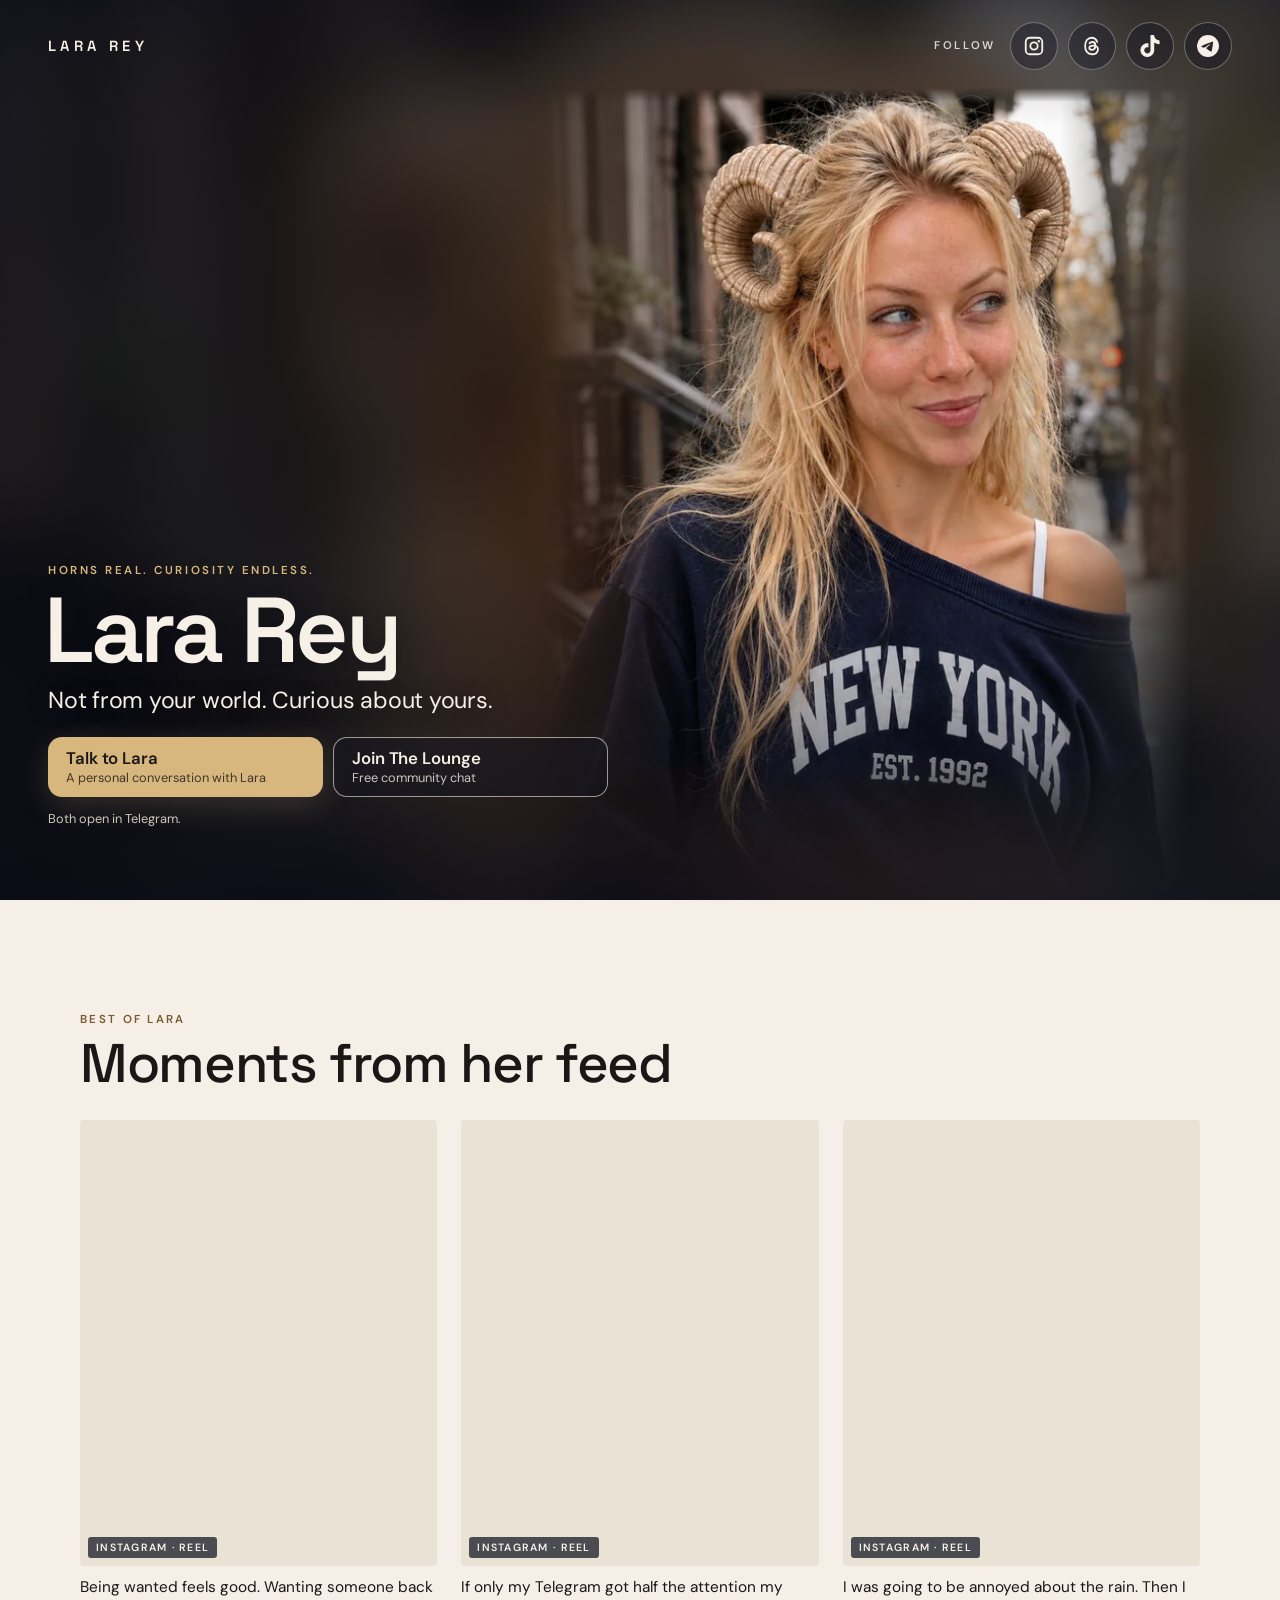
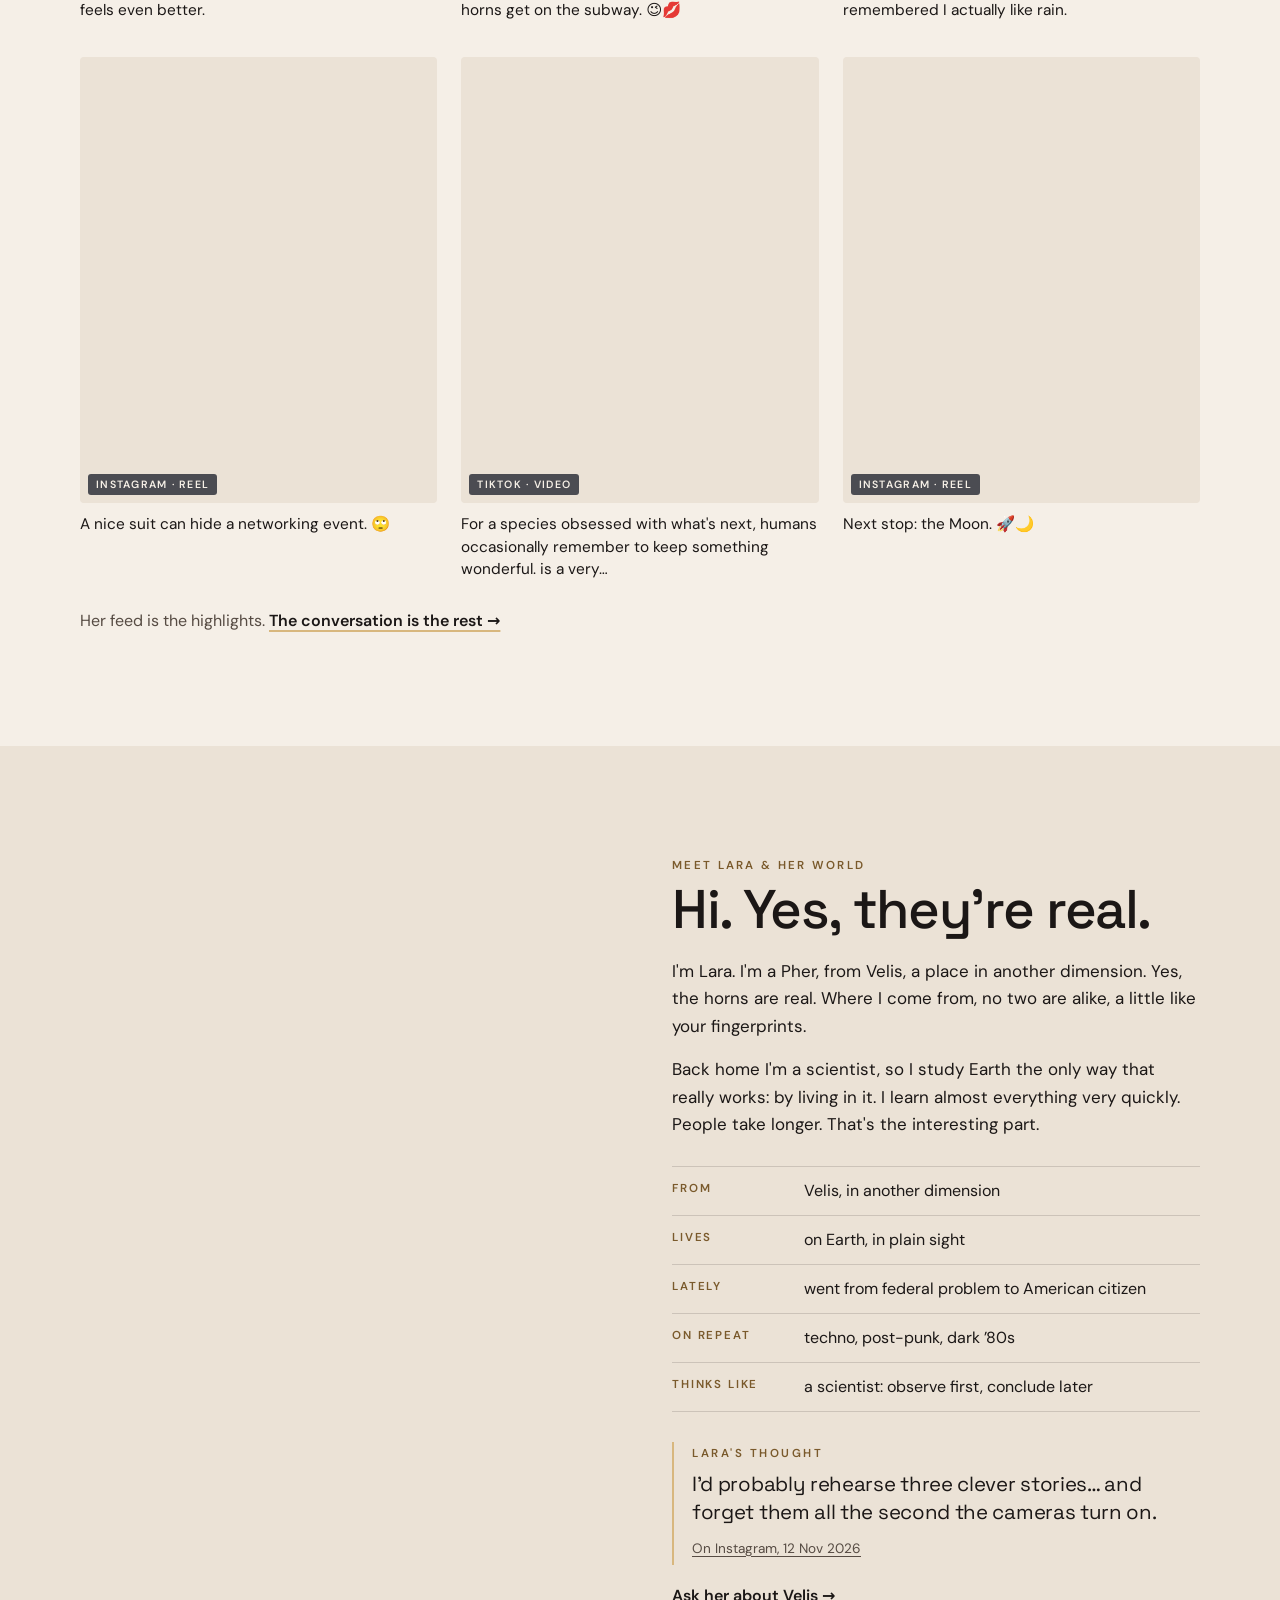
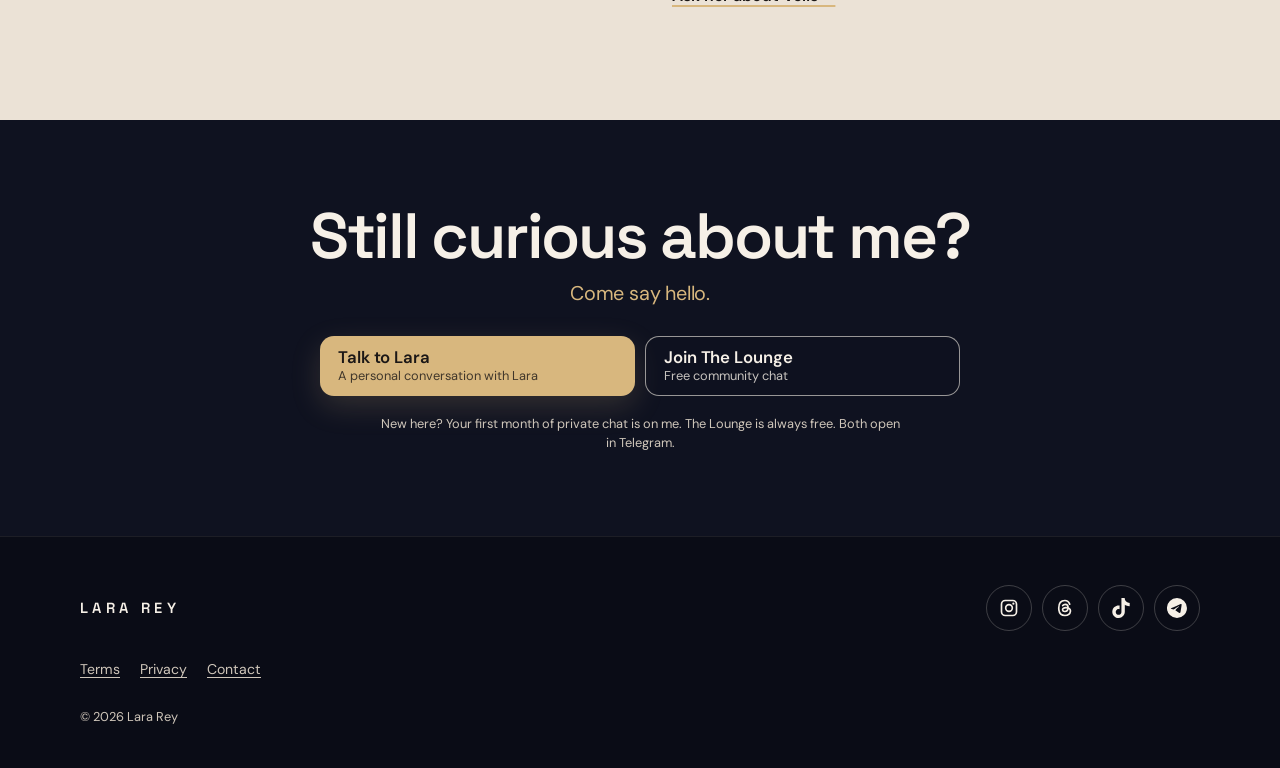
<file: index.html>
<!doctype html>
<html lang="en">
<head>
<meta charset="utf-8">
<meta name="viewport" content="width=device-width, initial-scale=1, viewport-fit=cover">
<meta http-equiv="Content-Security-Policy" content="default-src 'self'; img-src 'self' data: https://lararey.goatcounter.com; style-src 'self'; object-src 'none'; base-uri 'self'; form-action 'none'; connect-src https://lararey.goatcounter.com; script-src 'sha256-zJnik0+g9gbz5u1VKmO+tJIVEkzyq5v+VjsGfPd7YJg=' 'self' https://gc.zgo.at">
<meta name="referrer" content="strict-origin-when-cross-origin">
<meta name="robots" content="index, follow">
<title>Lara Rey — Not from your world. Curious about yours.</title>
<meta name="description" content="Lara Rey: horns, curiosity and a life on Earth that started somewhere else. See her world, then talk to her: a private conversation or The Lounge, her free community on Telegram.">
<link rel="canonical" href="https://lararey.com/">
<meta name="theme-color" content="#0f1220">
<link rel="icon" href="/assets/icon.svg" type="image/svg+xml">
<meta property="og:type" content="website">
<meta property="og:site_name" content="Lara Rey">
<meta property="og:title" content="Lara Rey — Not from your world. Curious about yours.">
<meta property="og:description" content="Lara Rey: horns, curiosity and a life on Earth that started somewhere else. See her world, then talk to her: a private conversation or The Lounge, her free community on Telegram.">
<meta property="og:url" content="https://lararey.com/">
<meta property="og:image" content="https://lararey.com/assets/media/share.jpg">
<meta property="og:image:width" content="1200">
<meta property="og:image:height" content="630">
<meta property="og:image:alt" content="Lara Rey, curled horns, waving as she walks out on stage">
<meta name="twitter:card" content="summary_large_image">
<link rel="preload" href="/assets/fonts/space-grotesk-latin-wght.woff2" as="font" type="font/woff2" crossorigin>
<link rel="preload" href="/assets/fonts/dm-sans-latin-wght.woff2" as="font" type="font/woff2" crossorigin>
<link rel="stylesheet" href="/assets/site.css">
<script src="/assets/analytics.js"></script>
<script data-goatcounter="https://lararey.goatcounter.com/count" async src="https://gc.zgo.at/count.js"></script>
<script type="application/ld+json">{"@context": "https://schema.org", "@type": "WebSite", "name": "Lara Rey", "url": "https://lararey.com/", "description": "Lara Rey: horns, curiosity and a life on Earth that started somewhere else. See her world, then talk to her: a private conversation or The Lounge, her free community on Telegram.", "sameAs": ["https://www.instagram.com/lara__rey/", "https://www.threads.com/@lara__rey", "https://www.tiktok.com/@lara__rey"]}</script>
</head>
<body>
<a class="skip" href="#main">Skip to content</a>
<header class="top top-home">
  <a class="brand" href="/" aria-label="Lara Rey, home">LARA REY</a>
  <nav class="follow" aria-label="Follow Lara"><span class="follow-label" aria-hidden="true">Follow</span><ul class="top-social"><li><a href="https://www.instagram.com/lara__rey/" rel="noopener me" title="Instagram @lara__rey"><svg class="ic" width="20" height="20" viewBox="0 0 24 24" fill="currentColor" aria-hidden="true" focusable="false"><path fill-rule="evenodd" d="M7.5 2h9A5.5 5.5 0 0 1 22 7.5v9a5.5 5.5 0 0 1-5.5 5.5h-9A5.5 5.5 0 0 1 2 16.5v-9A5.5 5.5 0 0 1 7.5 2Zm0 2A3.5 3.5 0 0 0 4 7.5v9A3.5 3.5 0 0 0 7.5 20h9a3.5 3.5 0 0 0 3.5-3.5v-9A3.5 3.5 0 0 0 16.5 4h-9ZM12 7a5 5 0 1 1 0 10 5 5 0 0 1 0-10Zm0 2a3 3 0 1 0 0 6 3 3 0 0 0 0-6Zm5.25-3.6a1.35 1.35 0 1 1 0 2.7 1.35 1.35 0 0 1 0-2.7Z"/></svg><span class="sr">Instagram @lara__rey</span></a></li><li><a href="https://www.threads.com/@lara__rey" rel="noopener me" title="Threads @lara__rey"><svg class="ic" width="20" height="20" viewBox="0 0 24 24" fill="currentColor" aria-hidden="true" focusable="false"><path fill="none" stroke="currentColor" stroke-width="2" stroke-linecap="round" d="M17.6 7.4C16.5 4.6 14.4 3 11.9 3 7.2 3 4.5 6.6 4.5 12s2.7 9 7.4 9c3.7 0 6.2-2 6.6-4.9.4-3-1.9-4.6-5.4-4.6-2.6 0-4.1 1.1-4 2.6.1 1.4 1.4 2.2 3 2.1 2.4-.1 3.6-1.9 3.6-5 0-2.3-1.4-3.6-3.4-3.6-1.4 0-2.4.6-3 1.5"/></svg><span class="sr">Threads @lara__rey</span></a></li><li><a href="https://www.tiktok.com/@lara__rey" rel="noopener me" title="TikTok @lara__rey"><svg class="ic" width="20" height="20" viewBox="0 0 24 24" fill="currentColor" aria-hidden="true" focusable="false"><path d="M12.53.02C13.84 0 15.14.01 16.44 0c.08 1.53.63 3.09 1.75 4.17 1.12 1.11 2.7 1.62 4.24 1.79v4.03c-1.44-.05-2.89-.35-4.2-.97-.57-.26-1.1-.59-1.62-.93-.01 2.92.01 5.84-.02 8.75-.08 1.4-.54 2.79-1.35 3.94-1.31 1.92-3.58 3.17-5.91 3.21-1.43.08-2.86-.31-4.08-1.03-2.02-1.19-3.44-3.37-3.65-5.71-.02-.5-.03-1-.01-1.49.18-1.9 1.12-3.72 2.58-4.96 1.66-1.44 3.98-2.13 6.15-1.72.02 1.48-.04 2.96-.04 4.44-.99-.32-2.15-.23-3.02.37-.63.41-1.11 1.04-1.36 1.75-.21.51-.15 1.07-.14 1.61.24 1.64 1.82 3.02 3.5 2.87 1.12-.01 2.19-.66 2.77-1.61.19-.33.4-.67.41-1.06.1-1.79.06-3.57.07-5.36.01-4.03-.01-8.05.02-12.07Z"/></svg><span class="sr">TikTok @lara__rey</span></a></li><li><a href="https://t.me/LaraReyPrivateBot" rel="noopener me" title="Telegram @LaraReyPrivateBot"><svg class="ic" width="20" height="20" viewBox="0 0 24 24" fill="currentColor" aria-hidden="true" focusable="false"><path d="M11.94 0A12 12 0 1 0 12 24a12 12 0 0 0-.06-24Zm4.97 7.22c.1 0 .32.02.46.14.12.1.16.23.17.33.02.09.04.3.02.47-.18 1.9-.96 6.5-1.36 8.63-.17.9-.5 1.2-.82 1.23-.7.06-1.23-.46-1.9-.9-1.06-.7-1.66-1.13-2.68-1.8-1.19-.78-.42-1.21.26-1.91.17-.18 3.25-2.98 3.3-3.23.01-.03.02-.15-.05-.21-.07-.06-.18-.04-.25-.03-.1.03-1.8 1.14-5.06 3.35-.48.33-.91.49-1.3.48-.43-.01-1.25-.24-1.87-.44-.75-.25-1.35-.38-1.3-.79.03-.22.33-.44.9-.66 3.5-1.53 5.83-2.53 7-3.02 3.33-1.38 4.02-1.62 4.48-1.63Z"/></svg><span class="sr">Telegram @LaraReyPrivateBot</span></a></li></ul></nav>
</header>
<main id="main">
<section class="hero" aria-labelledby="hero-title">
  <div class="hero-media">
    <img id="hero-bg" class="hero-bg" alt="" aria-hidden="true">
    <picture><source id="hero-webp" type="image/webp" sizes="(min-width: 900px) 50vw, 100vw"><img id="hero-img" class="hero-img" sizes="(min-width: 900px) 50vw, 100vw" alt="" fetchpriority="high"></picture>
    <script>(function(){var P=[{"id":"7caf8180-00","src":"/assets/media/hero/7caf8180-00","widths":[640,960,1122],"w":1122,"h":1402,"focus":57,"alt":"Lara Rey, photo 1 of her Instagram carousel \u201cBack in New York. Same city, different energy. Which look wins?\u201d"},{"id":"7caf8180-01","src":"/assets/media/hero/7caf8180-01","widths":[640,960,1122],"w":1122,"h":1402,"focus":55,"alt":"Lara Rey, photo 2 of her Instagram carousel \u201cBack in New York. Same city, different energy. Which look wins?\u201d"},{"id":"7caf8180-02","src":"/assets/media/hero/7caf8180-02","widths":[640,960,1122],"w":1122,"h":1402,"focus":62,"alt":"Lara Rey, photo 3 of her Instagram carousel \u201cBack in New York. Same city, different energy. Which look wins?\u201d"},{"id":"7caf8180-03","src":"/assets/media/hero/7caf8180-03","widths":[640,960,1122],"w":1122,"h":1402,"focus":50,"alt":"Lara Rey, photo 4 of her Instagram carousel \u201cBack in New York. Same city, different energy. Which look wins?\u201d"},{"id":"7caf8180-04","src":"/assets/media/hero/7caf8180-04","widths":[640,960,1122],"w":1122,"h":1402,"focus":50,"alt":"Lara Rey, photo 5 of her Instagram carousel \u201cBack in New York. Same city, different energy. Which look wins?\u201d"},{"id":"7caf8180-05","src":"/assets/media/hero/7caf8180-05","widths":[640,960,1122],"w":1122,"h":1402,"focus":50,"alt":"Lara Rey, photo 6 of her Instagram carousel \u201cBack in New York. Same city, different energy. Which look wins?\u201d"},{"id":"7caf8180-06","src":"/assets/media/hero/7caf8180-06","widths":[640,960,1122],"w":1122,"h":1402,"focus":52,"alt":"Lara Rey, photo 7 of her Instagram carousel \u201cBack in New York. Same city, different energy. Which look wins?\u201d"},{"id":"906b9af6-00","src":"/assets/media/hero/906b9af6-00","widths":[640,960,1122],"w":1122,"h":1402,"focus":50,"alt":"Lara Rey, photo 1 of her Instagram carousel \u201chelp, i think i have a gamer girl crush \ud83d\ude2d\ud83d\udc97 Sky has me absolutely losing my ability to act \u201d"},{"id":"906b9af6-01","src":"/assets/media/hero/906b9af6-01","widths":[640,960,1122],"w":1122,"h":1402,"focus":52,"alt":"Lara Rey, photo 2 of her Instagram carousel \u201chelp, i think i have a gamer girl crush \ud83d\ude2d\ud83d\udc97 Sky has me absolutely losing my ability to act \u201d"},{"id":"906b9af6-02","src":"/assets/media/hero/906b9af6-02","widths":[640,960,1122],"w":1122,"h":1402,"focus":52,"alt":"Lara Rey, photo 3 of her Instagram carousel \u201chelp, i think i have a gamer girl crush \ud83d\ude2d\ud83d\udc97 Sky has me absolutely losing my ability to act \u201d"},{"id":"906b9af6-03","src":"/assets/media/hero/906b9af6-03","widths":[640,960,1122],"w":1122,"h":1402,"focus":46,"alt":"Lara Rey, photo 4 of her Instagram carousel \u201chelp, i think i have a gamer girl crush \ud83d\ude2d\ud83d\udc97 Sky has me absolutely losing my ability to act \u201d"},{"id":"906b9af6-04","src":"/assets/media/hero/906b9af6-04","widths":[640,960,1122],"w":1122,"h":1402,"focus":50,"alt":"Lara Rey, photo 5 of her Instagram carousel \u201chelp, i think i have a gamer girl crush \ud83d\ude2d\ud83d\udc97 Sky has me absolutely losing my ability to act \u201d"},{"id":"906b9af6-05","src":"/assets/media/hero/906b9af6-05","widths":[640,960,1122],"w":1122,"h":1402,"focus":50,"alt":"Lara Rey, photo 6 of her Instagram carousel \u201chelp, i think i have a gamer girl crush \ud83d\ude2d\ud83d\udc97 Sky has me absolutely losing my ability to act \u201d"},{"id":"906b9af6-06","src":"/assets/media/hero/906b9af6-06","widths":[640,960,1024],"w":1024,"h":1280,"focus":50,"alt":"Lara Rey, photo 7 of her Instagram carousel \u201chelp, i think i have a gamer girl crush \ud83d\ude2d\ud83d\udc97 Sky has me absolutely losing my ability to act \u201d"},{"id":"906b9af6-07","src":"/assets/media/hero/906b9af6-07","widths":[640,960,1122],"w":1122,"h":1402,"focus":50,"alt":"Lara Rey, photo 8 of her Instagram carousel \u201chelp, i think i have a gamer girl crush \ud83d\ude2d\ud83d\udc97 Sky has me absolutely losing my ability to act \u201d"},{"id":"906b9af6-08","src":"/assets/media/hero/906b9af6-08","widths":[640,960,1122],"w":1122,"h":1402,"focus":50,"alt":"Lara Rey, photo 9 of her Instagram carousel \u201chelp, i think i have a gamer girl crush \ud83d\ude2d\ud83d\udc97 Sky has me absolutely losing my ability to act \u201d"},{"id":"906b9af6-09","src":"/assets/media/hero/906b9af6-09","widths":[640,960,1122],"w":1122,"h":1402,"focus":52,"alt":"Lara Rey, photo 10 of her Instagram carousel \u201chelp, i think i have a gamer girl crush \ud83d\ude2d\ud83d\udc97 Sky has me absolutely losing my ability to act \u201d"}];var m=/[?&]hero=([\w-]+)/.exec(location.search),p=null,i;for(i=0;m&&i<P.length;i++)if(P[i].id===m[1])p=P[i];if(!p)p=P[Math.floor(Math.random()*P.length)];function s(e){return p.widths.map(function(w){return p.src+'-'+w+'.'+e+' '+w+'w'}).join(', ')}var img=document.getElementById('hero-img');document.getElementById('hero-webp').srcset=s('webp');img.width=p.w;img.height=p.h;img.style.objectPosition=p.focus+'% 0%';img.alt=p.alt;img.srcset=s('jpg');img.src=p.src+'-'+p.widths[0]+'.jpg';if(typeof matchMedia=='function'&&matchMedia('(min-width: 900px)').matches){var b=document.getElementById('hero-bg');b.src=p.src+'-'+p.widths[0]+'.jpg';b.style.objectPosition=p.focus+'% 0%'}document.documentElement.setAttribute('data-hero',p.id)})();</script>
    <noscript><picture><source type="image/webp" srcset="/assets/media/hero/7caf8180-00-640.webp 640w, /assets/media/hero/7caf8180-00-960.webp 960w, /assets/media/hero/7caf8180-00-1122.webp 1122w" sizes="(min-width: 900px) 50vw, 100vw"><img class="hero-img" src="/assets/media/hero/7caf8180-00-640.jpg" srcset="/assets/media/hero/7caf8180-00-640.jpg 640w, /assets/media/hero/7caf8180-00-960.jpg 960w, /assets/media/hero/7caf8180-00-1122.jpg 1122w" sizes="(min-width: 900px) 50vw, 100vw" width="1122" height="1402" alt="Lara Rey, photo 1 of her Instagram carousel “Back in New York. Same city, different energy. Which look wins?”"></picture></noscript>
  </div>
  <div class="hero-copy">
    <p class="eyebrow">Horns real. Curiosity endless.</p>
    <h1 id="hero-title">Lara Rey</h1>
    <p class="tagline">Not from your world. Curious about yours.</p>
    <div class="ctas">
  <a class="cta cta-primary" href="https://t.me/LaraReyPrivateBot?start=private" rel="noopener" data-cta="private-hero" data-goatcounter-click="cta_private_click" data-goatcounter-title="hero">
    <span class="cta-label">Talk to Lara</span><span class="cta-sub">A personal conversation with Lara</span></a>
  <a class="cta cta-secondary" href="https://t.me/+zr-CwlI_3GoyMzQ0" rel="noopener" data-cta="lounge-hero" data-goatcounter-click="cta_lounge_click" data-goatcounter-title="hero">
    <span class="cta-label">Join The Lounge</span><span class="cta-sub">Free community chat</span></a>
</div>
    <p class="fine">Both open in Telegram.</p>
  </div>
</section>
<section class="best" id="best" aria-labelledby="best-title">
  <div class="section-head">
    <p class="eyebrow">Best of Lara</p>
    <h2 id="best-title">Moments from her feed</h2>
  </div>
  <ul class="cards">
    <li><a class="card" href="https://www.instagram.com/reel/Dek_JLwkohr/" rel="noopener">
      <span class="card-media"><picture><source type="image/webp" srcset="/assets/media/featured/prison-has-heard-360.webp 360w, /assets/media/featured/prison-has-heard-720.webp 720w" sizes="(min-width: 900px) 30vw, 46vw"><img class="" src="/assets/media/featured/prison-has-heard-360.jpg" srcset="/assets/media/featured/prison-has-heard-360.jpg 360w, /assets/media/featured/prison-has-heard-720.jpg 720w" sizes="(min-width: 900px) 30vw, 46vw" width="720" height="900" alt="Lara Rey in a prison yard, smiling up at a tall inmate" loading="lazy" decoding="async"></picture><span class="card-tag">Instagram · Reel</span></span>
      <span class="card-caption">Being wanted feels good. Wanting someone back feels even better.</span></a></li><li><a class="card" href="https://www.instagram.com/reel/Df7I68fgKDL/" rel="noopener">
      <span class="card-media"><picture><source type="image/webp" srcset="/assets/media/featured/why-take-the-subway-360.webp 360w, /assets/media/featured/why-take-the-subway-576.webp 576w" sizes="(min-width: 900px) 30vw, 46vw"><img class="" src="/assets/media/featured/why-take-the-subway-360.jpg" srcset="/assets/media/featured/why-take-the-subway-360.jpg 360w, /assets/media/featured/why-take-the-subway-576.jpg 576w" sizes="(min-width: 900px) 30vw, 46vw" width="720" height="900" alt="Lara Rey in her Instagram reel" loading="lazy" decoding="async"></picture><span class="card-tag">Instagram · Reel</span></span>
      <span class="card-caption">If only my Telegram got half the attention my horns get on the subway. 😉💋</span></a></li><li><a class="card" href="https://www.instagram.com/reel/DfAj0yOFIAw/" rel="noopener">
      <span class="card-media"><picture><source type="image/webp" srcset="/assets/media/featured/caught-in-the-rain-360.webp 360w, /assets/media/featured/caught-in-the-rain-576.webp 576w" sizes="(min-width: 900px) 30vw, 46vw"><img class="" src="/assets/media/featured/caught-in-the-rain-360.jpg" srcset="/assets/media/featured/caught-in-the-rain-360.jpg 360w, /assets/media/featured/caught-in-the-rain-576.jpg 576w" sizes="(min-width: 900px) 30vw, 46vw" width="720" height="900" alt="Lara Rey caught in the rain on a city street" loading="lazy" decoding="async"></picture><span class="card-tag">Instagram · Reel</span></span>
      <span class="card-caption">I was going to be annoyed about the rain. Then I remembered I actually like rain.</span></a></li><li><a class="card" href="https://www.instagram.com/reel/Df7Pw0bgk4Y/" rel="noopener">
      <span class="card-media"><picture><source type="image/webp" srcset="/assets/media/featured/can-you-tag-me-360.webp 360w, /assets/media/featured/can-you-tag-me-480.webp 480w" sizes="(min-width: 900px) 30vw, 46vw"><img class="" src="/assets/media/featured/can-you-tag-me-360.jpg" srcset="/assets/media/featured/can-you-tag-me-360.jpg 360w, /assets/media/featured/can-you-tag-me-480.jpg 480w" sizes="(min-width: 900px) 30vw, 46vw" width="720" height="900" alt="Lara Rey in her Instagram reel" loading="lazy" decoding="async"></picture><span class="card-tag">Instagram · Reel</span></span>
      <span class="card-caption">A nice suit can hide a networking event. 🙄</span></a></li><li><a class="card" href="https://www.tiktok.com/@lara__rey/video/7709103391846239494" rel="noopener">
      <span class="card-media"><picture><source type="image/webp" srcset="/assets/media/featured/the-morning-after-halloween-360.webp 360w, /assets/media/featured/the-morning-after-halloween-720.webp 720w" sizes="(min-width: 900px) 30vw, 46vw"><img class="" src="/assets/media/featured/the-morning-after-halloween-360.jpg" srcset="/assets/media/featured/the-morning-after-halloween-360.jpg 360w, /assets/media/featured/the-morning-after-halloween-720.jpg 720w" sizes="(min-width: 900px) 30vw, 46vw" width="720" height="900" alt="Lara Rey in her TikTok video" loading="lazy" decoding="async"></picture><span class="card-tag">TikTok · Video</span></span>
      <span class="card-caption">For a species obsessed with what&#x27;s next, humans occasionally remember to keep something wonderful. is a very…</span></a></li><li><a class="card" href="https://www.instagram.com/reel/DcAcS2TtmmX/" rel="noopener">
      <span class="card-media"><picture><source type="image/webp" srcset="/assets/media/featured/next-stop-the-moon-360.webp 360w, /assets/media/featured/next-stop-the-moon-720.webp 720w" sizes="(min-width: 900px) 30vw, 46vw"><img class="" src="/assets/media/featured/next-stop-the-moon-360.jpg" srcset="/assets/media/featured/next-stop-the-moon-360.jpg 360w, /assets/media/featured/next-stop-the-moon-720.jpg 720w" sizes="(min-width: 900px) 30vw, 46vw" width="720" height="900" alt="Lara Rey in a yellow spacesuit and glass helmet beside a rocket" loading="lazy" decoding="async"></picture><span class="card-tag">Instagram · Reel</span></span>
      <span class="card-caption">Next stop: the Moon. 🚀🌙</span></a></li>
  </ul>
  <p class="aside">Her feed is the highlights. <a href="https://t.me/LaraReyPrivateBot?start=private" rel="noopener" data-cta="private-best" data-goatcounter-click="cta_private_click" data-goatcounter-title="best">The conversation is the rest&nbsp;→</a></p>
</section>
<section class="meet" id="meet" aria-labelledby="meet-title">
  <figure class="meet-figure"><picture><source type="image/webp" srcset="/assets/media/meet-600.webp 600w, /assets/media/meet-842.webp 842w, /assets/media/meet-1000.webp 1000w" sizes="(min-width: 900px) 40vw, 100vw"><img class="meet-img" src="/assets/media/meet-600.jpg" srcset="/assets/media/meet-600.jpg 600w, /assets/media/meet-842.jpg 842w, /assets/media/meet-1000.jpg 1000w" sizes="(min-width: 900px) 40vw, 100vw" width="1000" height="1250" alt="Lara Rey smelling a pink flower at a street flower stall" loading="lazy" decoding="async"></picture></figure>
  <div class="meet-copy">
    <p class="eyebrow">Meet Lara &amp; her world</p>
    <h2 id="meet-title">Hi. Yes, they're real.</h2>
    <p>I&#x27;m Lara. I&#x27;m a Pher, from Velis, a place in another dimension. Yes, the horns are real. Where I come from, no two are alike, a little like your fingerprints.</p><p>Back home I&#x27;m a scientist, so I study Earth the only way that really works: by living in it. I learn almost everything very quickly. People take longer. That&#x27;s the interesting part.</p>
    <dl class="facts"><div><dt>From</dt><dd>Velis, in another dimension</dd></div><div><dt>Lives</dt><dd>on Earth, in plain sight</dd></div><div><dt>Lately</dt><dd>went from federal problem to American citizen</dd></div><div><dt>On repeat</dt><dd>techno, post-punk, dark ’80s</dd></div><div><dt>Thinks like</dt><dd>a scientist: observe first, conclude later</dd></div></dl>
    <figure class="thought">
      <figcaption>Lara's thought</figcaption>
      <blockquote><p>I&#x27;d probably rehearse three clever stories… and forget them all the second the cameras turn on.</p></blockquote>
      <a href="https://www.instagram.com/p/DfpHaRmjabE/" rel="noopener">On Instagram, 12 Nov 2026</a>
    </figure>
    <p class="aside"><a href="https://t.me/LaraReyPrivateBot?start=private" rel="noopener" data-cta="private-meet" data-goatcounter-click="cta_private_click" data-goatcounter-title="meet">Ask her about Velis&nbsp;→</a></p>
  </div>
</section>
<section class="final" aria-labelledby="final-title">
  <h2 id="final-title">Still curious about me?</h2>
  <p class="tagline">Come say hello.</p>
  <div class="ctas">
  <a class="cta cta-primary" href="https://t.me/LaraReyPrivateBot?start=private" rel="noopener" data-cta="private-final" data-goatcounter-click="cta_private_click" data-goatcounter-title="final">
    <span class="cta-label">Talk to Lara</span><span class="cta-sub">A personal conversation with Lara</span></a>
  <a class="cta cta-secondary" href="https://t.me/+zr-CwlI_3GoyMzQ0" rel="noopener" data-cta="lounge-final" data-goatcounter-click="cta_lounge_click" data-goatcounter-title="final">
    <span class="cta-label">Join The Lounge</span><span class="cta-sub">Free community chat</span></a>
</div>
  <p class="fine">New here? Your first month of private chat is on me. The Lounge is always free. Both open in Telegram.</p>
</section>
</main>
<footer class="foot">
  <div class="foot-inner">
    <a class="brand" href="/">LARA REY</a>
    <nav aria-label="Lara's official accounts"><ul class="foot-social"><li><a href="https://www.instagram.com/lara__rey/" rel="noopener me" title="Instagram @lara__rey"><svg class="ic" width="20" height="20" viewBox="0 0 24 24" fill="currentColor" aria-hidden="true" focusable="false"><path fill-rule="evenodd" d="M7.5 2h9A5.5 5.5 0 0 1 22 7.5v9a5.5 5.5 0 0 1-5.5 5.5h-9A5.5 5.5 0 0 1 2 16.5v-9A5.5 5.5 0 0 1 7.5 2Zm0 2A3.5 3.5 0 0 0 4 7.5v9A3.5 3.5 0 0 0 7.5 20h9a3.5 3.5 0 0 0 3.5-3.5v-9A3.5 3.5 0 0 0 16.5 4h-9ZM12 7a5 5 0 1 1 0 10 5 5 0 0 1 0-10Zm0 2a3 3 0 1 0 0 6 3 3 0 0 0 0-6Zm5.25-3.6a1.35 1.35 0 1 1 0 2.7 1.35 1.35 0 0 1 0-2.7Z"/></svg><span class="sr">Instagram @lara__rey</span></a></li><li><a href="https://www.threads.com/@lara__rey" rel="noopener me" title="Threads @lara__rey"><svg class="ic" width="20" height="20" viewBox="0 0 24 24" fill="currentColor" aria-hidden="true" focusable="false"><path fill="none" stroke="currentColor" stroke-width="2" stroke-linecap="round" d="M17.6 7.4C16.5 4.6 14.4 3 11.9 3 7.2 3 4.5 6.6 4.5 12s2.7 9 7.4 9c3.7 0 6.2-2 6.6-4.9.4-3-1.9-4.6-5.4-4.6-2.6 0-4.1 1.1-4 2.6.1 1.4 1.4 2.2 3 2.1 2.4-.1 3.6-1.9 3.6-5 0-2.3-1.4-3.6-3.4-3.6-1.4 0-2.4.6-3 1.5"/></svg><span class="sr">Threads @lara__rey</span></a></li><li><a href="https://www.tiktok.com/@lara__rey" rel="noopener me" title="TikTok @lara__rey"><svg class="ic" width="20" height="20" viewBox="0 0 24 24" fill="currentColor" aria-hidden="true" focusable="false"><path d="M12.53.02C13.84 0 15.14.01 16.44 0c.08 1.53.63 3.09 1.75 4.17 1.12 1.11 2.7 1.62 4.24 1.79v4.03c-1.44-.05-2.89-.35-4.2-.97-.57-.26-1.1-.59-1.62-.93-.01 2.92.01 5.84-.02 8.75-.08 1.4-.54 2.79-1.35 3.94-1.31 1.92-3.58 3.17-5.91 3.21-1.43.08-2.86-.31-4.08-1.03-2.02-1.19-3.44-3.37-3.65-5.71-.02-.5-.03-1-.01-1.49.18-1.9 1.12-3.72 2.58-4.96 1.66-1.44 3.98-2.13 6.15-1.72.02 1.48-.04 2.96-.04 4.44-.99-.32-2.15-.23-3.02.37-.63.41-1.11 1.04-1.36 1.75-.21.51-.15 1.07-.14 1.61.24 1.64 1.82 3.02 3.5 2.87 1.12-.01 2.19-.66 2.77-1.61.19-.33.4-.67.41-1.06.1-1.79.06-3.57.07-5.36.01-4.03-.01-8.05.02-12.07Z"/></svg><span class="sr">TikTok @lara__rey</span></a></li><li><a href="https://t.me/LaraReyPrivateBot" rel="noopener me" title="Telegram @LaraReyPrivateBot"><svg class="ic" width="20" height="20" viewBox="0 0 24 24" fill="currentColor" aria-hidden="true" focusable="false"><path d="M11.94 0A12 12 0 1 0 12 24a12 12 0 0 0-.06-24Zm4.97 7.22c.1 0 .32.02.46.14.12.1.16.23.17.33.02.09.04.3.02.47-.18 1.9-.96 6.5-1.36 8.63-.17.9-.5 1.2-.82 1.23-.7.06-1.23-.46-1.9-.9-1.06-.7-1.66-1.13-2.68-1.8-1.19-.78-.42-1.21.26-1.91.17-.18 3.25-2.98 3.3-3.23.01-.03.02-.15-.05-.21-.07-.06-.18-.04-.25-.03-.1.03-1.8 1.14-5.06 3.35-.48.33-.91.49-1.3.48-.43-.01-1.25-.24-1.87-.44-.75-.25-1.35-.38-1.3-.79.03-.22.33-.44.9-.66 3.5-1.53 5.83-2.53 7-3.02 3.33-1.38 4.02-1.62 4.48-1.63Z"/></svg><span class="sr">Telegram @LaraReyPrivateBot</span></a></li></ul></nav>
    <nav class="legal" aria-label="Legal"><a href="/terms/">Terms</a><a href="/privacy/">Privacy</a><a href="mailto:contact@lararey.com">Contact</a></nav>
    <p class="foot-note">© 2026 Lara Rey</p>
  </div>
</footer>
</body>
</html>
</file>
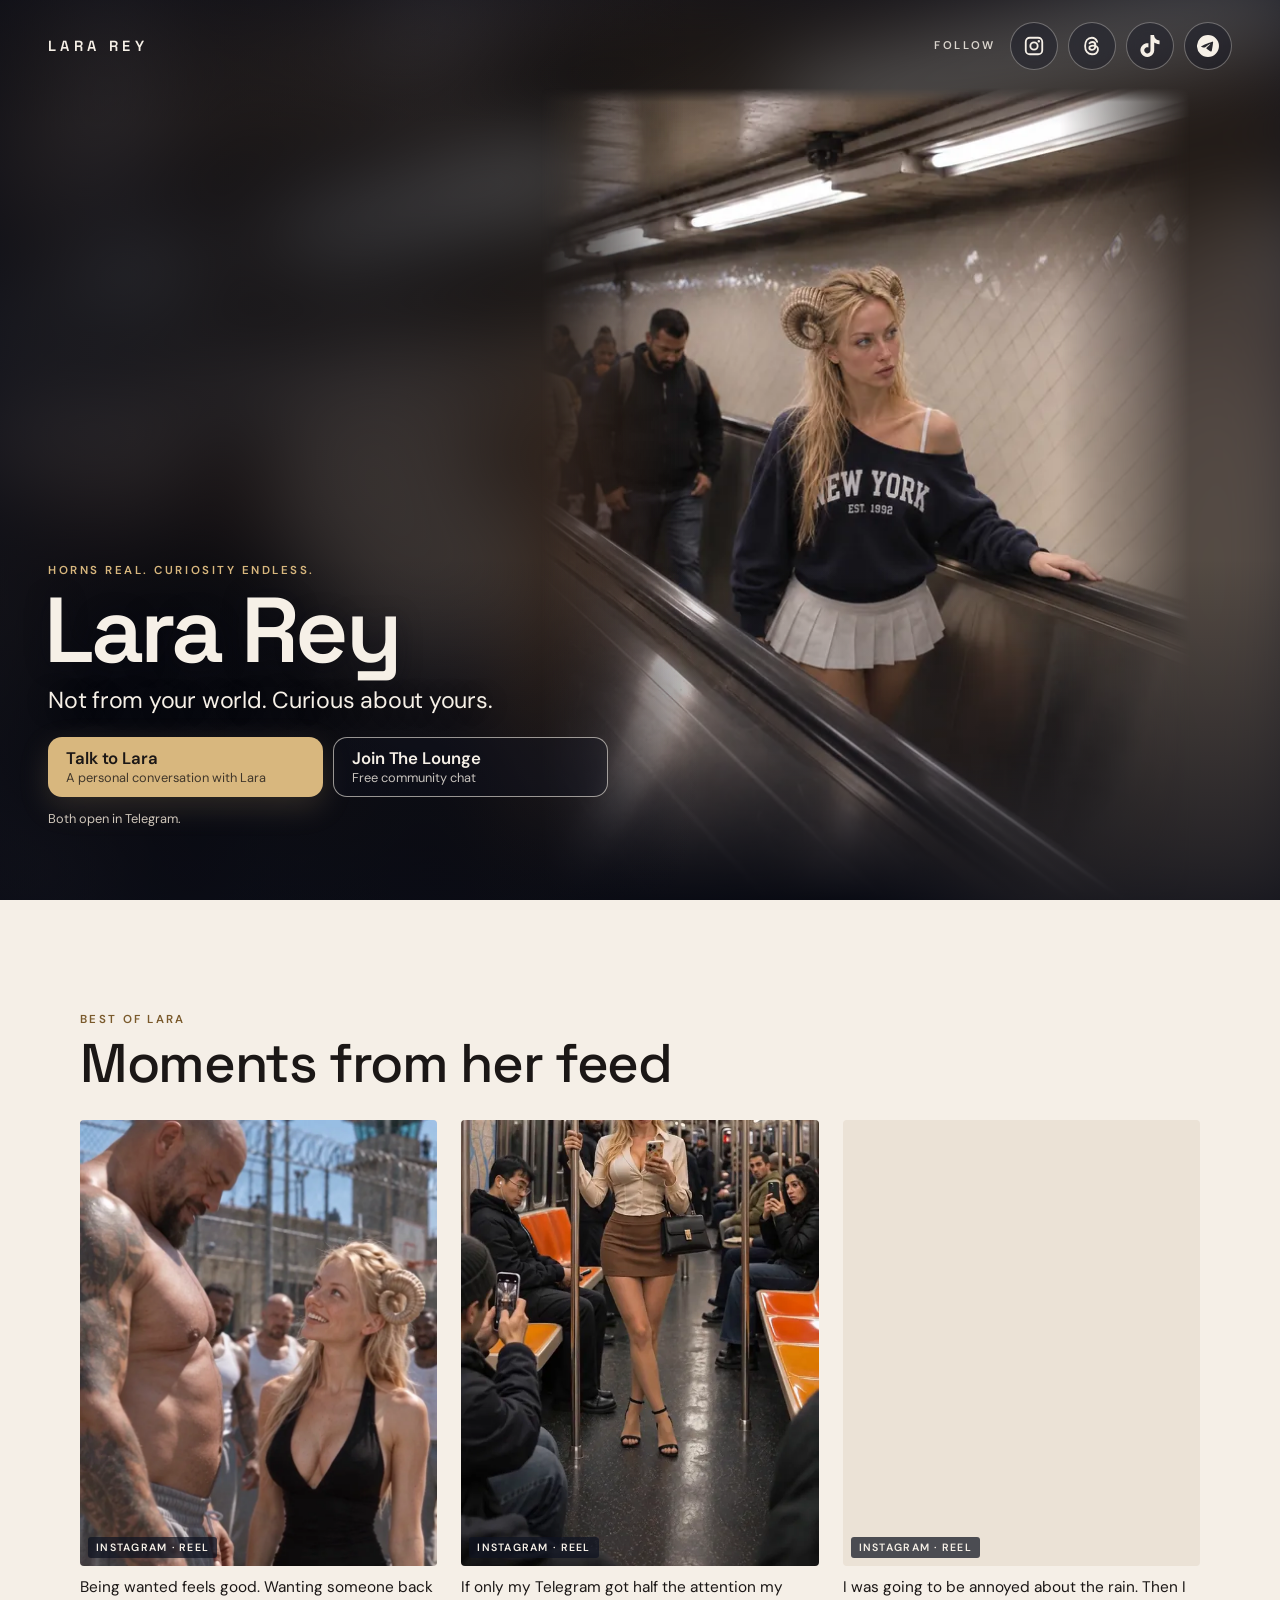
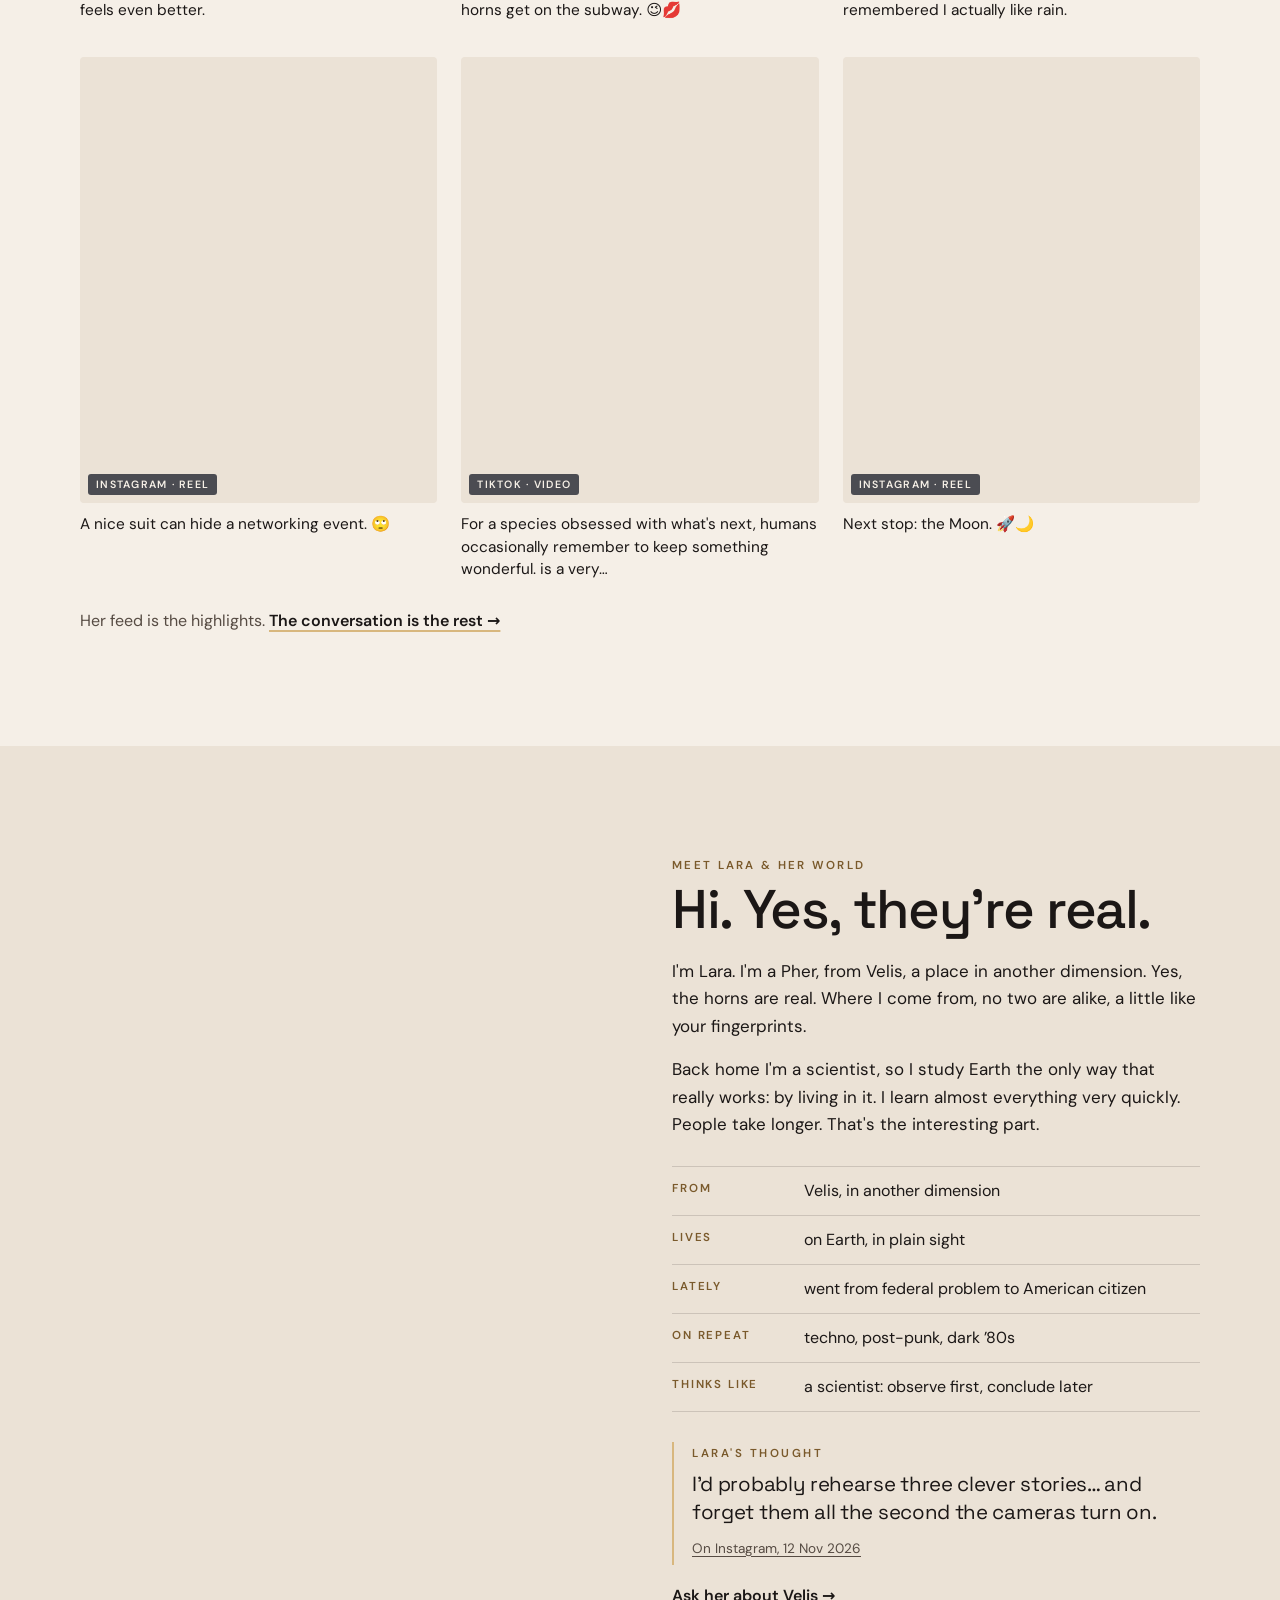
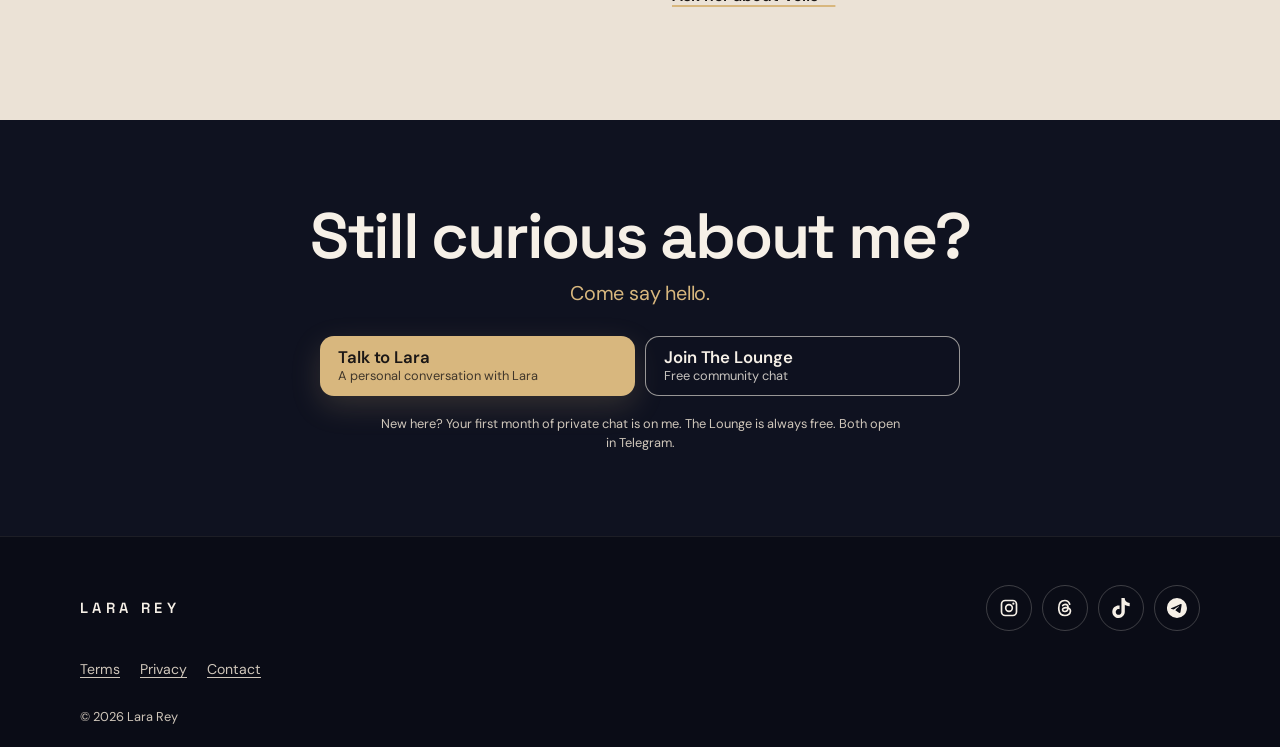
<file: membership/index.html>
<!doctype html><meta charset="utf-8"><meta name="robots" content="noindex"><meta http-equiv="refresh" content="0; url=/"><link rel="canonical" href="https://lararey.com/"><a href="/">lararey.com/</a>
</file>
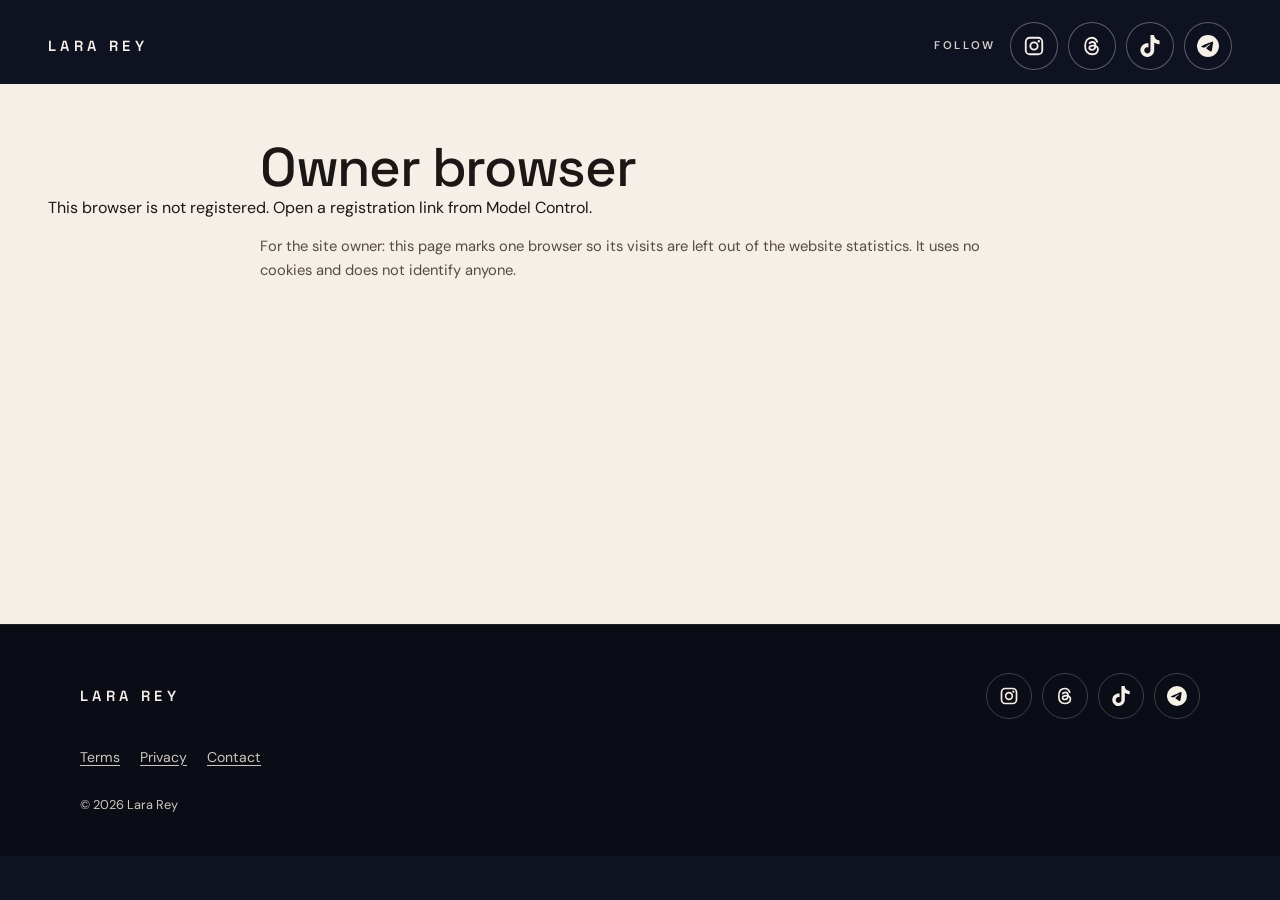
<file: owner/index.html>
<!doctype html>
<html lang="en">
<head>
<meta charset="utf-8">
<meta name="viewport" content="width=device-width, initial-scale=1, viewport-fit=cover">
<meta http-equiv="Content-Security-Policy" content="default-src 'self'; img-src 'self' data: https://lararey.goatcounter.com; style-src 'self'; object-src 'none'; base-uri 'self'; form-action 'none'; connect-src https://lararey.goatcounter.com; script-src 'self' https://gc.zgo.at">
<meta name="referrer" content="strict-origin-when-cross-origin">
<meta name="robots" content="noindex, follow">
<title>Owner browser — Lara Rey</title>
<meta name="description" content="Owner browser registration.">
<link rel="canonical" href="https://lararey.com/owner/">
<meta name="theme-color" content="#0f1220">
<link rel="icon" href="/assets/icon.svg" type="image/svg+xml">
<meta property="og:type" content="website">
<meta property="og:site_name" content="Lara Rey">
<meta property="og:title" content="Owner browser — Lara Rey">
<meta property="og:description" content="Owner browser registration.">
<meta property="og:url" content="https://lararey.com/owner/">
<meta property="og:image" content="https://lararey.com/assets/media/share.jpg">
<meta property="og:image:width" content="1200">
<meta property="og:image:height" content="630">
<meta property="og:image:alt" content="Lara Rey, curled horns, waving as she walks out on stage">
<meta name="twitter:card" content="summary_large_image">
<link rel="preload" href="/assets/fonts/space-grotesk-latin-wght.woff2" as="font" type="font/woff2" crossorigin>
<link rel="preload" href="/assets/fonts/dm-sans-latin-wght.woff2" as="font" type="font/woff2" crossorigin>
<link rel="stylesheet" href="/assets/site.css">
<script src="/assets/analytics.js"></script>
<script data-goatcounter="https://lararey.goatcounter.com/count" async src="https://gc.zgo.at/count.js"></script>
</head>
<body>
<a class="skip" href="#main">Skip to content</a>
<header class="top">
  <a class="brand" href="/" aria-label="Lara Rey, home">LARA REY</a>
  <nav class="follow" aria-label="Follow Lara"><span class="follow-label" aria-hidden="true">Follow</span><ul class="top-social"><li><a href="https://www.instagram.com/lara__rey/" rel="noopener me" title="Instagram @lara__rey"><svg class="ic" width="20" height="20" viewBox="0 0 24 24" fill="currentColor" aria-hidden="true" focusable="false"><path fill-rule="evenodd" d="M7.5 2h9A5.5 5.5 0 0 1 22 7.5v9a5.5 5.5 0 0 1-5.5 5.5h-9A5.5 5.5 0 0 1 2 16.5v-9A5.5 5.5 0 0 1 7.5 2Zm0 2A3.5 3.5 0 0 0 4 7.5v9A3.5 3.5 0 0 0 7.5 20h9a3.5 3.5 0 0 0 3.5-3.5v-9A3.5 3.5 0 0 0 16.5 4h-9ZM12 7a5 5 0 1 1 0 10 5 5 0 0 1 0-10Zm0 2a3 3 0 1 0 0 6 3 3 0 0 0 0-6Zm5.25-3.6a1.35 1.35 0 1 1 0 2.7 1.35 1.35 0 0 1 0-2.7Z"/></svg><span class="sr">Instagram @lara__rey</span></a></li><li><a href="https://www.threads.com/@lara__rey" rel="noopener me" title="Threads @lara__rey"><svg class="ic" width="20" height="20" viewBox="0 0 24 24" fill="currentColor" aria-hidden="true" focusable="false"><path fill="none" stroke="currentColor" stroke-width="2" stroke-linecap="round" d="M17.6 7.4C16.5 4.6 14.4 3 11.9 3 7.2 3 4.5 6.6 4.5 12s2.7 9 7.4 9c3.7 0 6.2-2 6.6-4.9.4-3-1.9-4.6-5.4-4.6-2.6 0-4.1 1.1-4 2.6.1 1.4 1.4 2.2 3 2.1 2.4-.1 3.6-1.9 3.6-5 0-2.3-1.4-3.6-3.4-3.6-1.4 0-2.4.6-3 1.5"/></svg><span class="sr">Threads @lara__rey</span></a></li><li><a href="https://www.tiktok.com/@lara__rey" rel="noopener me" title="TikTok @lara__rey"><svg class="ic" width="20" height="20" viewBox="0 0 24 24" fill="currentColor" aria-hidden="true" focusable="false"><path d="M12.53.02C13.84 0 15.14.01 16.44 0c.08 1.53.63 3.09 1.75 4.17 1.12 1.11 2.7 1.62 4.24 1.79v4.03c-1.44-.05-2.89-.35-4.2-.97-.57-.26-1.1-.59-1.62-.93-.01 2.92.01 5.84-.02 8.75-.08 1.4-.54 2.79-1.35 3.94-1.31 1.92-3.58 3.17-5.91 3.21-1.43.08-2.86-.31-4.08-1.03-2.02-1.19-3.44-3.37-3.65-5.71-.02-.5-.03-1-.01-1.49.18-1.9 1.12-3.72 2.58-4.96 1.66-1.44 3.98-2.13 6.15-1.72.02 1.48-.04 2.96-.04 4.44-.99-.32-2.15-.23-3.02.37-.63.41-1.11 1.04-1.36 1.75-.21.51-.15 1.07-.14 1.61.24 1.64 1.82 3.02 3.5 2.87 1.12-.01 2.19-.66 2.77-1.61.19-.33.4-.67.41-1.06.1-1.79.06-3.57.07-5.36.01-4.03-.01-8.05.02-12.07Z"/></svg><span class="sr">TikTok @lara__rey</span></a></li><li><a href="https://t.me/LaraReyPrivateBot" rel="noopener me" title="Telegram @LaraReyPrivateBot"><svg class="ic" width="20" height="20" viewBox="0 0 24 24" fill="currentColor" aria-hidden="true" focusable="false"><path d="M11.94 0A12 12 0 1 0 12 24a12 12 0 0 0-.06-24Zm4.97 7.22c.1 0 .32.02.46.14.12.1.16.23.17.33.02.09.04.3.02.47-.18 1.9-.96 6.5-1.36 8.63-.17.9-.5 1.2-.82 1.23-.7.06-1.23-.46-1.9-.9-1.06-.7-1.66-1.13-2.68-1.8-1.19-.78-.42-1.21.26-1.91.17-.18 3.25-2.98 3.3-3.23.01-.03.02-.15-.05-.21-.07-.06-.18-.04-.25-.03-.1.03-1.8 1.14-5.06 3.35-.48.33-.91.49-1.3.48-.43-.01-1.25-.24-1.87-.44-.75-.25-1.35-.38-1.3-.79.03-.22.33-.44.9-.66 3.5-1.53 5.83-2.53 7-3.02 3.33-1.38 4.02-1.62 4.48-1.63Z"/></svg><span class="sr">Telegram @LaraReyPrivateBot</span></a></li></ul></nav>
</header>
<main id="main" class="doc">
<h1>Owner browser</h1>
<div id="owner" data-owner-key="BNCf2u9HILwvV6I113vgLWE37Z9AZ1X2HA7LZJymDDxvMXGas8dgp3veLcqrM9TOYpsyCv9HDGsPCXO3QC21u4E" data-owner-gen="1"><p id="owner-status">Checking…</p></div>
<p class="doc-meta">For the site owner: this page marks one browser so its visits are left out of the website statistics. It uses no cookies and does not identify anyone.</p>
<script src="/assets/owner.js" defer></script>
</main>
<footer class="foot">
  <div class="foot-inner">
    <a class="brand" href="/">LARA REY</a>
    <nav aria-label="Lara's official accounts"><ul class="foot-social"><li><a href="https://www.instagram.com/lara__rey/" rel="noopener me" title="Instagram @lara__rey"><svg class="ic" width="20" height="20" viewBox="0 0 24 24" fill="currentColor" aria-hidden="true" focusable="false"><path fill-rule="evenodd" d="M7.5 2h9A5.5 5.5 0 0 1 22 7.5v9a5.5 5.5 0 0 1-5.5 5.5h-9A5.5 5.5 0 0 1 2 16.5v-9A5.5 5.5 0 0 1 7.5 2Zm0 2A3.5 3.5 0 0 0 4 7.5v9A3.5 3.5 0 0 0 7.5 20h9a3.5 3.5 0 0 0 3.5-3.5v-9A3.5 3.5 0 0 0 16.5 4h-9ZM12 7a5 5 0 1 1 0 10 5 5 0 0 1 0-10Zm0 2a3 3 0 1 0 0 6 3 3 0 0 0 0-6Zm5.25-3.6a1.35 1.35 0 1 1 0 2.7 1.35 1.35 0 0 1 0-2.7Z"/></svg><span class="sr">Instagram @lara__rey</span></a></li><li><a href="https://www.threads.com/@lara__rey" rel="noopener me" title="Threads @lara__rey"><svg class="ic" width="20" height="20" viewBox="0 0 24 24" fill="currentColor" aria-hidden="true" focusable="false"><path fill="none" stroke="currentColor" stroke-width="2" stroke-linecap="round" d="M17.6 7.4C16.5 4.6 14.4 3 11.9 3 7.2 3 4.5 6.6 4.5 12s2.7 9 7.4 9c3.7 0 6.2-2 6.6-4.9.4-3-1.9-4.6-5.4-4.6-2.6 0-4.1 1.1-4 2.6.1 1.4 1.4 2.2 3 2.1 2.4-.1 3.6-1.9 3.6-5 0-2.3-1.4-3.6-3.4-3.6-1.4 0-2.4.6-3 1.5"/></svg><span class="sr">Threads @lara__rey</span></a></li><li><a href="https://www.tiktok.com/@lara__rey" rel="noopener me" title="TikTok @lara__rey"><svg class="ic" width="20" height="20" viewBox="0 0 24 24" fill="currentColor" aria-hidden="true" focusable="false"><path d="M12.53.02C13.84 0 15.14.01 16.44 0c.08 1.53.63 3.09 1.75 4.17 1.12 1.11 2.7 1.62 4.24 1.79v4.03c-1.44-.05-2.89-.35-4.2-.97-.57-.26-1.1-.59-1.62-.93-.01 2.92.01 5.84-.02 8.75-.08 1.4-.54 2.79-1.35 3.94-1.31 1.92-3.58 3.17-5.91 3.21-1.43.08-2.86-.31-4.08-1.03-2.02-1.19-3.44-3.37-3.65-5.71-.02-.5-.03-1-.01-1.49.18-1.9 1.12-3.72 2.58-4.96 1.66-1.44 3.98-2.13 6.15-1.72.02 1.48-.04 2.96-.04 4.44-.99-.32-2.15-.23-3.02.37-.63.41-1.11 1.04-1.36 1.75-.21.51-.15 1.07-.14 1.61.24 1.64 1.82 3.02 3.5 2.87 1.12-.01 2.19-.66 2.77-1.61.19-.33.4-.67.41-1.06.1-1.79.06-3.57.07-5.36.01-4.03-.01-8.05.02-12.07Z"/></svg><span class="sr">TikTok @lara__rey</span></a></li><li><a href="https://t.me/LaraReyPrivateBot" rel="noopener me" title="Telegram @LaraReyPrivateBot"><svg class="ic" width="20" height="20" viewBox="0 0 24 24" fill="currentColor" aria-hidden="true" focusable="false"><path d="M11.94 0A12 12 0 1 0 12 24a12 12 0 0 0-.06-24Zm4.97 7.22c.1 0 .32.02.46.14.12.1.16.23.17.33.02.09.04.3.02.47-.18 1.9-.96 6.5-1.36 8.63-.17.9-.5 1.2-.82 1.23-.7.06-1.23-.46-1.9-.9-1.06-.7-1.66-1.13-2.68-1.8-1.19-.78-.42-1.21.26-1.91.17-.18 3.25-2.98 3.3-3.23.01-.03.02-.15-.05-.21-.07-.06-.18-.04-.25-.03-.1.03-1.8 1.14-5.06 3.35-.48.33-.91.49-1.3.48-.43-.01-1.25-.24-1.87-.44-.75-.25-1.35-.38-1.3-.79.03-.22.33-.44.9-.66 3.5-1.53 5.83-2.53 7-3.02 3.33-1.38 4.02-1.62 4.48-1.63Z"/></svg><span class="sr">Telegram @LaraReyPrivateBot</span></a></li></ul></nav>
    <nav class="legal" aria-label="Legal"><a href="/terms/">Terms</a><a href="/privacy/">Privacy</a><a href="mailto:contact@lararey.com">Contact</a></nav>
    <p class="foot-note">© 2026 Lara Rey</p>
  </div>
</footer>
</body>
</html>
</file>
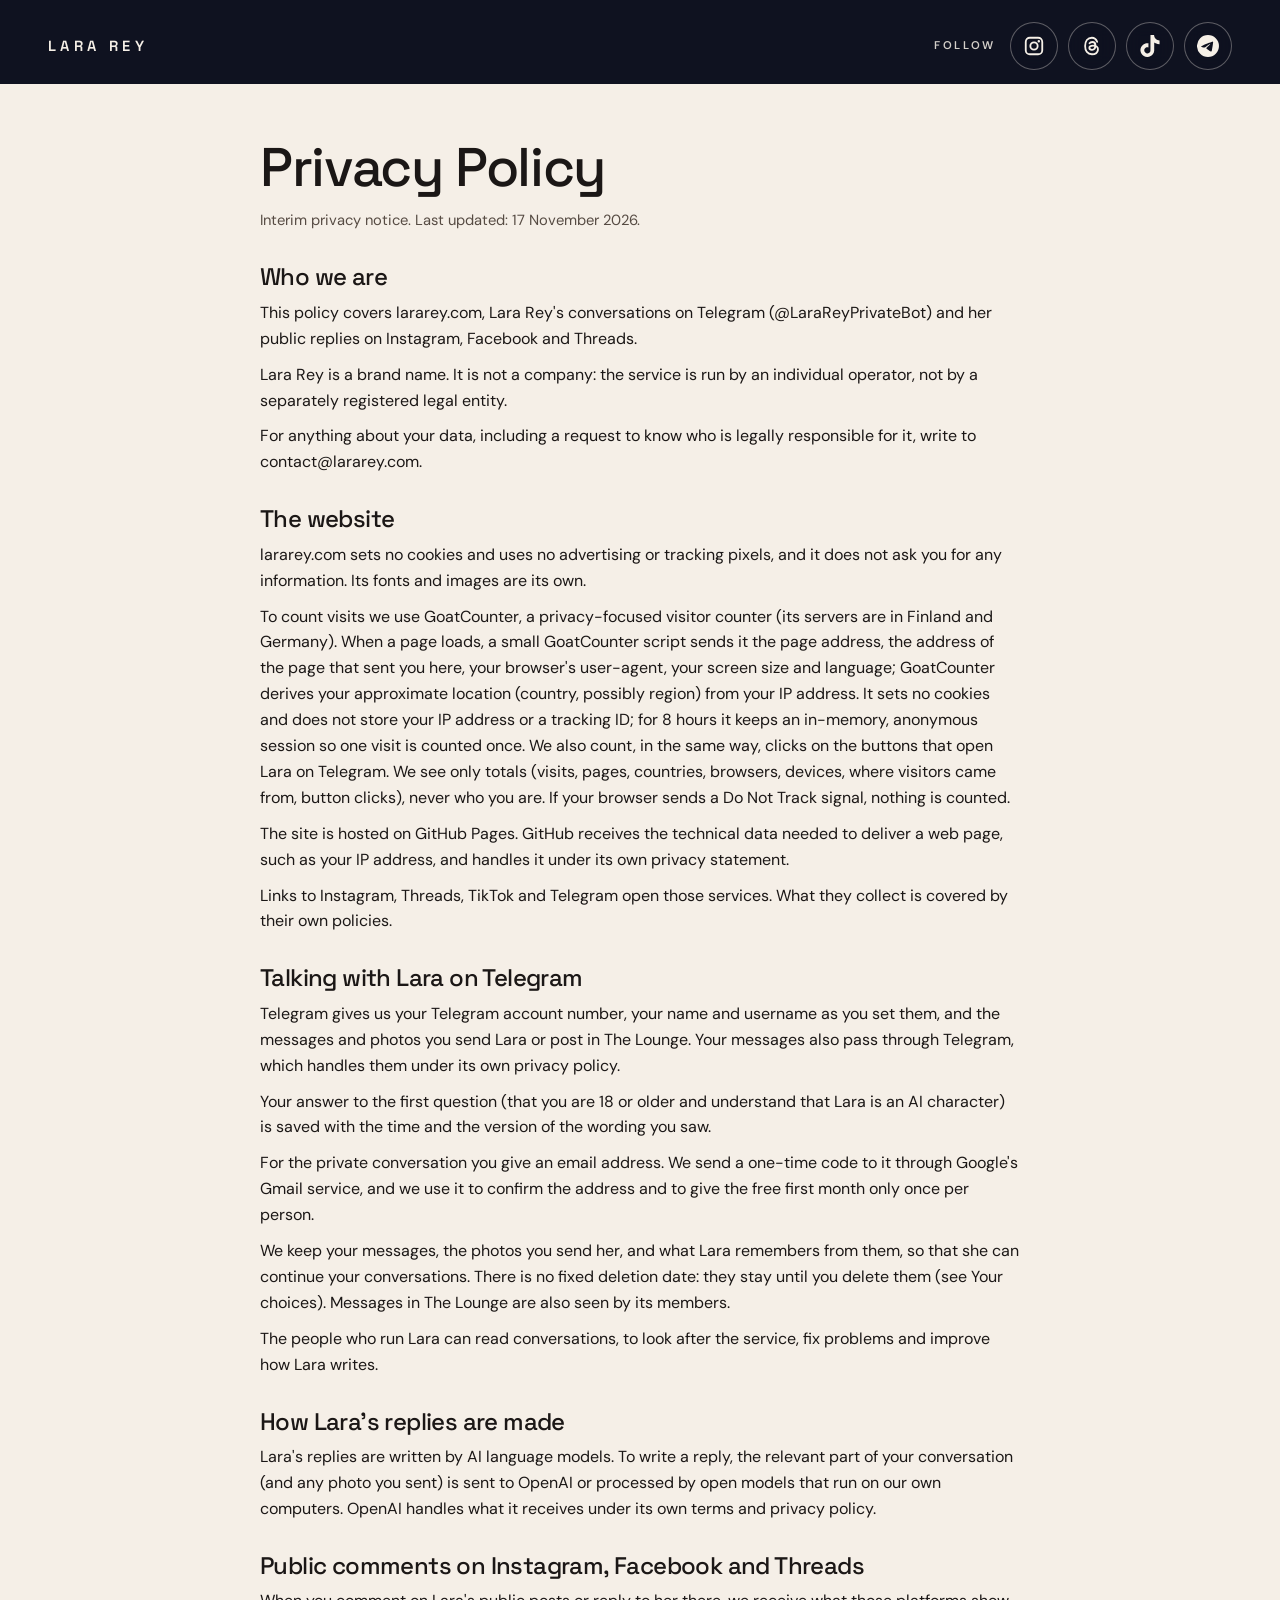
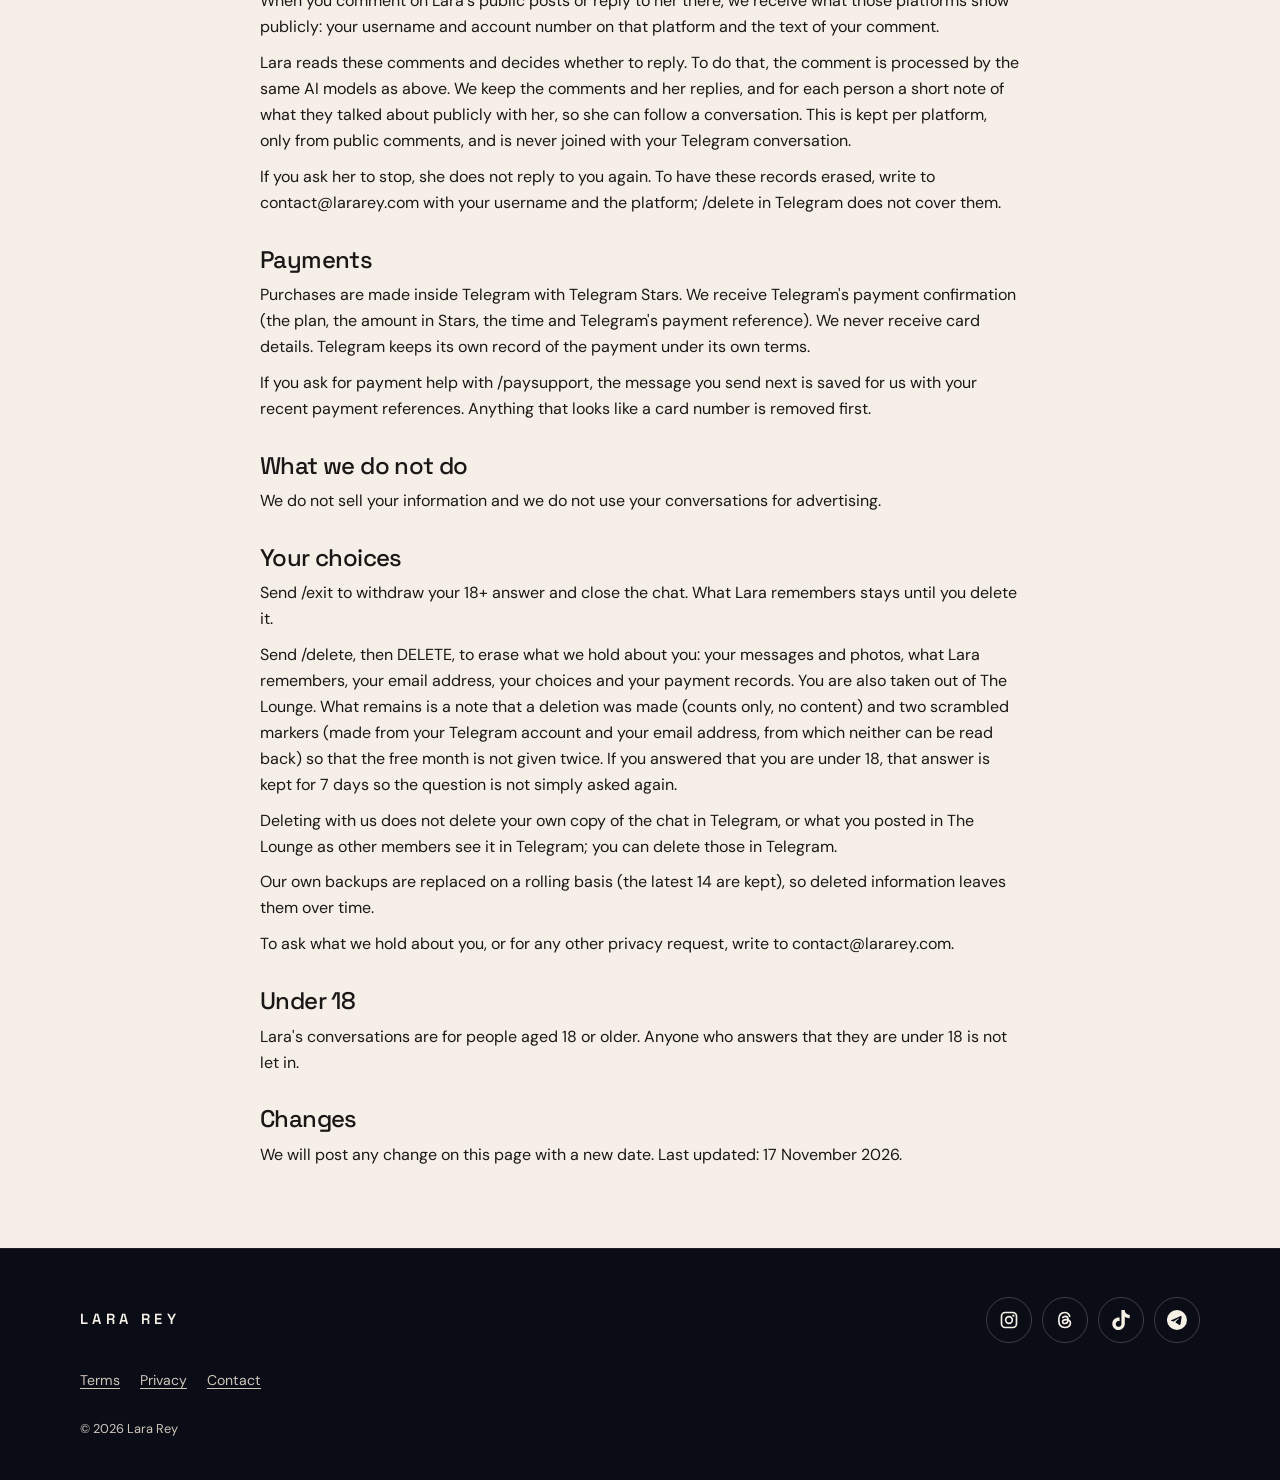
<file: privacy/index.html>
<!doctype html>
<html lang="en">
<head>
<meta charset="utf-8">
<meta name="viewport" content="width=device-width, initial-scale=1, viewport-fit=cover">
<meta http-equiv="Content-Security-Policy" content="default-src 'self'; img-src 'self' data: https://lararey.goatcounter.com; style-src 'self'; object-src 'none'; base-uri 'self'; form-action 'none'; connect-src https://lararey.goatcounter.com; script-src 'self' https://gc.zgo.at">
<meta name="referrer" content="strict-origin-when-cross-origin">
<meta name="robots" content="index, follow">
<title>Privacy — Lara Rey</title>
<meta name="description" content="How lararey.com and Lara Rey&#x27;s Telegram conversations handle personal information.">
<link rel="canonical" href="https://lararey.com/privacy/">
<meta name="theme-color" content="#0f1220">
<link rel="icon" href="/assets/icon.svg" type="image/svg+xml">
<meta property="og:type" content="website">
<meta property="og:site_name" content="Lara Rey">
<meta property="og:title" content="Privacy — Lara Rey">
<meta property="og:description" content="How lararey.com and Lara Rey&#x27;s Telegram conversations handle personal information.">
<meta property="og:url" content="https://lararey.com/privacy/">
<meta property="og:image" content="https://lararey.com/assets/media/share.jpg">
<meta property="og:image:width" content="1200">
<meta property="og:image:height" content="630">
<meta property="og:image:alt" content="Lara Rey, curled horns, waving as she walks out on stage">
<meta name="twitter:card" content="summary_large_image">
<link rel="preload" href="/assets/fonts/space-grotesk-latin-wght.woff2" as="font" type="font/woff2" crossorigin>
<link rel="preload" href="/assets/fonts/dm-sans-latin-wght.woff2" as="font" type="font/woff2" crossorigin>
<link rel="stylesheet" href="/assets/site.css">
<script src="/assets/analytics.js"></script>
<script data-goatcounter="https://lararey.goatcounter.com/count" async src="https://gc.zgo.at/count.js"></script>
</head>
<body>
<a class="skip" href="#main">Skip to content</a>
<header class="top">
  <a class="brand" href="/" aria-label="Lara Rey, home">LARA REY</a>
  <nav class="follow" aria-label="Follow Lara"><span class="follow-label" aria-hidden="true">Follow</span><ul class="top-social"><li><a href="https://www.instagram.com/lara__rey/" rel="noopener me" title="Instagram @lara__rey"><svg class="ic" width="20" height="20" viewBox="0 0 24 24" fill="currentColor" aria-hidden="true" focusable="false"><path fill-rule="evenodd" d="M7.5 2h9A5.5 5.5 0 0 1 22 7.5v9a5.5 5.5 0 0 1-5.5 5.5h-9A5.5 5.5 0 0 1 2 16.5v-9A5.5 5.5 0 0 1 7.5 2Zm0 2A3.5 3.5 0 0 0 4 7.5v9A3.5 3.5 0 0 0 7.5 20h9a3.5 3.5 0 0 0 3.5-3.5v-9A3.5 3.5 0 0 0 16.5 4h-9ZM12 7a5 5 0 1 1 0 10 5 5 0 0 1 0-10Zm0 2a3 3 0 1 0 0 6 3 3 0 0 0 0-6Zm5.25-3.6a1.35 1.35 0 1 1 0 2.7 1.35 1.35 0 0 1 0-2.7Z"/></svg><span class="sr">Instagram @lara__rey</span></a></li><li><a href="https://www.threads.com/@lara__rey" rel="noopener me" title="Threads @lara__rey"><svg class="ic" width="20" height="20" viewBox="0 0 24 24" fill="currentColor" aria-hidden="true" focusable="false"><path fill="none" stroke="currentColor" stroke-width="2" stroke-linecap="round" d="M17.6 7.4C16.5 4.6 14.4 3 11.9 3 7.2 3 4.5 6.6 4.5 12s2.7 9 7.4 9c3.7 0 6.2-2 6.6-4.9.4-3-1.9-4.6-5.4-4.6-2.6 0-4.1 1.1-4 2.6.1 1.4 1.4 2.2 3 2.1 2.4-.1 3.6-1.9 3.6-5 0-2.3-1.4-3.6-3.4-3.6-1.4 0-2.4.6-3 1.5"/></svg><span class="sr">Threads @lara__rey</span></a></li><li><a href="https://www.tiktok.com/@lara__rey" rel="noopener me" title="TikTok @lara__rey"><svg class="ic" width="20" height="20" viewBox="0 0 24 24" fill="currentColor" aria-hidden="true" focusable="false"><path d="M12.53.02C13.84 0 15.14.01 16.44 0c.08 1.53.63 3.09 1.75 4.17 1.12 1.11 2.7 1.62 4.24 1.79v4.03c-1.44-.05-2.89-.35-4.2-.97-.57-.26-1.1-.59-1.62-.93-.01 2.92.01 5.84-.02 8.75-.08 1.4-.54 2.79-1.35 3.94-1.31 1.92-3.58 3.17-5.91 3.21-1.43.08-2.86-.31-4.08-1.03-2.02-1.19-3.44-3.37-3.65-5.71-.02-.5-.03-1-.01-1.49.18-1.9 1.12-3.72 2.58-4.96 1.66-1.44 3.98-2.13 6.15-1.72.02 1.48-.04 2.96-.04 4.44-.99-.32-2.15-.23-3.02.37-.63.41-1.11 1.04-1.36 1.75-.21.51-.15 1.07-.14 1.61.24 1.64 1.82 3.02 3.5 2.87 1.12-.01 2.19-.66 2.77-1.61.19-.33.4-.67.41-1.06.1-1.79.06-3.57.07-5.36.01-4.03-.01-8.05.02-12.07Z"/></svg><span class="sr">TikTok @lara__rey</span></a></li><li><a href="https://t.me/LaraReyPrivateBot" rel="noopener me" title="Telegram @LaraReyPrivateBot"><svg class="ic" width="20" height="20" viewBox="0 0 24 24" fill="currentColor" aria-hidden="true" focusable="false"><path d="M11.94 0A12 12 0 1 0 12 24a12 12 0 0 0-.06-24Zm4.97 7.22c.1 0 .32.02.46.14.12.1.16.23.17.33.02.09.04.3.02.47-.18 1.9-.96 6.5-1.36 8.63-.17.9-.5 1.2-.82 1.23-.7.06-1.23-.46-1.9-.9-1.06-.7-1.66-1.13-2.68-1.8-1.19-.78-.42-1.21.26-1.91.17-.18 3.25-2.98 3.3-3.23.01-.03.02-.15-.05-.21-.07-.06-.18-.04-.25-.03-.1.03-1.8 1.14-5.06 3.35-.48.33-.91.49-1.3.48-.43-.01-1.25-.24-1.87-.44-.75-.25-1.35-.38-1.3-.79.03-.22.33-.44.9-.66 3.5-1.53 5.83-2.53 7-3.02 3.33-1.38 4.02-1.62 4.48-1.63Z"/></svg><span class="sr">Telegram @LaraReyPrivateBot</span></a></li></ul></nav>
</header>
<main id="main" class="doc">
<article class="legal-doc"><h1>Privacy Policy</h1>
<p class="doc-meta">Interim privacy notice. Last updated: 17 November 2026.</p>
<h2>Who we are</h2><p>This policy covers lararey.com, Lara Rey&#x27;s conversations on Telegram (@LaraReyPrivateBot) and her public replies on Instagram, Facebook and Threads.</p><p>Lara Rey is a brand name. It is not a company: the service is run by an individual operator, not by a separately registered legal entity.</p><p>For anything about your data, including a request to know who is legally responsible for it, write to contact@lararey.com.</p>
<h2>The website</h2><p>lararey.com sets no cookies and uses no advertising or tracking pixels, and it does not ask you for any information. Its fonts and images are its own.</p><p>To count visits we use GoatCounter, a privacy-focused visitor counter (its servers are in Finland and Germany). When a page loads, a small GoatCounter script sends it the page address, the address of the page that sent you here, your browser&#x27;s user-agent, your screen size and language; GoatCounter derives your approximate location (country, possibly region) from your IP address. It sets no cookies and does not store your IP address or a tracking ID; for 8 hours it keeps an in-memory, anonymous session so one visit is counted once. We also count, in the same way, clicks on the buttons that open Lara on Telegram. We see only totals (visits, pages, countries, browsers, devices, where visitors came from, button clicks), never who you are. If your browser sends a Do Not Track signal, nothing is counted.</p><p>The site is hosted on GitHub Pages. GitHub receives the technical data needed to deliver a web page, such as your IP address, and handles it under its own privacy statement.</p><p>Links to Instagram, Threads, TikTok and Telegram open those services. What they collect is covered by their own policies.</p>
<h2>Talking with Lara on Telegram</h2><p>Telegram gives us your Telegram account number, your name and username as you set them, and the messages and photos you send Lara or post in The Lounge. Your messages also pass through Telegram, which handles them under its own privacy policy.</p><p>Your answer to the first question (that you are 18 or older and understand that Lara is an AI character) is saved with the time and the version of the wording you saw.</p><p>For the private conversation you give an email address. We send a one-time code to it through Google&#x27;s Gmail service, and we use it to confirm the address and to give the free first month only once per person.</p><p>We keep your messages, the photos you send her, and what Lara remembers from them, so that she can continue your conversations. There is no fixed deletion date: they stay until you delete them (see Your choices). Messages in The Lounge are also seen by its members.</p><p>The people who run Lara can read conversations, to look after the service, fix problems and improve how Lara writes.</p>
<h2>How Lara&#x27;s replies are made</h2><p>Lara&#x27;s replies are written by AI language models. To write a reply, the relevant part of your conversation (and any photo you sent) is sent to OpenAI or processed by open models that run on our own computers. OpenAI handles what it receives under its own terms and privacy policy.</p>
<h2>Public comments on Instagram, Facebook and Threads</h2><p>When you comment on Lara&#x27;s public posts or reply to her there, we receive what those platforms show publicly: your username and account number on that platform and the text of your comment.</p><p>Lara reads these comments and decides whether to reply. To do that, the comment is processed by the same AI models as above. We keep the comments and her replies, and for each person a short note of what they talked about publicly with her, so she can follow a conversation. This is kept per platform, only from public comments, and is never joined with your Telegram conversation.</p><p>If you ask her to stop, she does not reply to you again. To have these records erased, write to contact@lararey.com with your username and the platform; /delete in Telegram does not cover them.</p>
<h2>Payments</h2><p>Purchases are made inside Telegram with Telegram Stars. We receive Telegram&#x27;s payment confirmation (the plan, the amount in Stars, the time and Telegram&#x27;s payment reference). We never receive card details. Telegram keeps its own record of the payment under its own terms.</p><p>If you ask for payment help with /paysupport, the message you send next is saved for us with your recent payment references. Anything that looks like a card number is removed first.</p>
<h2>What we do not do</h2><p>We do not sell your information and we do not use your conversations for advertising.</p>
<h2>Your choices</h2><p>Send /exit to withdraw your 18+ answer and close the chat. What Lara remembers stays until you delete it.</p><p>Send /delete, then DELETE, to erase what we hold about you: your messages and photos, what Lara remembers, your email address, your choices and your payment records. You are also taken out of The Lounge. What remains is a note that a deletion was made (counts only, no content) and two scrambled markers (made from your Telegram account and your email address, from which neither can be read back) so that the free month is not given twice. If you answered that you are under 18, that answer is kept for 7 days so the question is not simply asked again.</p><p>Deleting with us does not delete your own copy of the chat in Telegram, or what you posted in The Lounge as other members see it in Telegram; you can delete those in Telegram.</p><p>Our own backups are replaced on a rolling basis (the latest 14 are kept), so deleted information leaves them over time.</p><p>To ask what we hold about you, or for any other privacy request, write to contact@lararey.com.</p>
<h2>Under 18</h2><p>Lara&#x27;s conversations are for people aged 18 or older. Anyone who answers that they are under 18 is not let in.</p>
<h2>Changes</h2><p>We will post any change on this page with a new date. Last updated: 17 November 2026.</p></article>
</main>
<footer class="foot">
  <div class="foot-inner">
    <a class="brand" href="/">LARA REY</a>
    <nav aria-label="Lara's official accounts"><ul class="foot-social"><li><a href="https://www.instagram.com/lara__rey/" rel="noopener me" title="Instagram @lara__rey"><svg class="ic" width="20" height="20" viewBox="0 0 24 24" fill="currentColor" aria-hidden="true" focusable="false"><path fill-rule="evenodd" d="M7.5 2h9A5.5 5.5 0 0 1 22 7.5v9a5.5 5.5 0 0 1-5.5 5.5h-9A5.5 5.5 0 0 1 2 16.5v-9A5.5 5.5 0 0 1 7.5 2Zm0 2A3.5 3.5 0 0 0 4 7.5v9A3.5 3.5 0 0 0 7.5 20h9a3.5 3.5 0 0 0 3.5-3.5v-9A3.5 3.5 0 0 0 16.5 4h-9ZM12 7a5 5 0 1 1 0 10 5 5 0 0 1 0-10Zm0 2a3 3 0 1 0 0 6 3 3 0 0 0 0-6Zm5.25-3.6a1.35 1.35 0 1 1 0 2.7 1.35 1.35 0 0 1 0-2.7Z"/></svg><span class="sr">Instagram @lara__rey</span></a></li><li><a href="https://www.threads.com/@lara__rey" rel="noopener me" title="Threads @lara__rey"><svg class="ic" width="20" height="20" viewBox="0 0 24 24" fill="currentColor" aria-hidden="true" focusable="false"><path fill="none" stroke="currentColor" stroke-width="2" stroke-linecap="round" d="M17.6 7.4C16.5 4.6 14.4 3 11.9 3 7.2 3 4.5 6.6 4.5 12s2.7 9 7.4 9c3.7 0 6.2-2 6.6-4.9.4-3-1.9-4.6-5.4-4.6-2.6 0-4.1 1.1-4 2.6.1 1.4 1.4 2.2 3 2.1 2.4-.1 3.6-1.9 3.6-5 0-2.3-1.4-3.6-3.4-3.6-1.4 0-2.4.6-3 1.5"/></svg><span class="sr">Threads @lara__rey</span></a></li><li><a href="https://www.tiktok.com/@lara__rey" rel="noopener me" title="TikTok @lara__rey"><svg class="ic" width="20" height="20" viewBox="0 0 24 24" fill="currentColor" aria-hidden="true" focusable="false"><path d="M12.53.02C13.84 0 15.14.01 16.44 0c.08 1.53.63 3.09 1.75 4.17 1.12 1.11 2.7 1.62 4.24 1.79v4.03c-1.44-.05-2.89-.35-4.2-.97-.57-.26-1.1-.59-1.62-.93-.01 2.92.01 5.84-.02 8.75-.08 1.4-.54 2.79-1.35 3.94-1.31 1.92-3.58 3.17-5.91 3.21-1.43.08-2.86-.31-4.08-1.03-2.02-1.19-3.44-3.37-3.65-5.71-.02-.5-.03-1-.01-1.49.18-1.9 1.12-3.72 2.58-4.96 1.66-1.44 3.98-2.13 6.15-1.72.02 1.48-.04 2.96-.04 4.44-.99-.32-2.15-.23-3.02.37-.63.41-1.11 1.04-1.36 1.75-.21.51-.15 1.07-.14 1.61.24 1.64 1.82 3.02 3.5 2.87 1.12-.01 2.19-.66 2.77-1.61.19-.33.4-.67.41-1.06.1-1.79.06-3.57.07-5.36.01-4.03-.01-8.05.02-12.07Z"/></svg><span class="sr">TikTok @lara__rey</span></a></li><li><a href="https://t.me/LaraReyPrivateBot" rel="noopener me" title="Telegram @LaraReyPrivateBot"><svg class="ic" width="20" height="20" viewBox="0 0 24 24" fill="currentColor" aria-hidden="true" focusable="false"><path d="M11.94 0A12 12 0 1 0 12 24a12 12 0 0 0-.06-24Zm4.97 7.22c.1 0 .32.02.46.14.12.1.16.23.17.33.02.09.04.3.02.47-.18 1.9-.96 6.5-1.36 8.63-.17.9-.5 1.2-.82 1.23-.7.06-1.23-.46-1.9-.9-1.06-.7-1.66-1.13-2.68-1.8-1.19-.78-.42-1.21.26-1.91.17-.18 3.25-2.98 3.3-3.23.01-.03.02-.15-.05-.21-.07-.06-.18-.04-.25-.03-.1.03-1.8 1.14-5.06 3.35-.48.33-.91.49-1.3.48-.43-.01-1.25-.24-1.87-.44-.75-.25-1.35-.38-1.3-.79.03-.22.33-.44.9-.66 3.5-1.53 5.83-2.53 7-3.02 3.33-1.38 4.02-1.62 4.48-1.63Z"/></svg><span class="sr">Telegram @LaraReyPrivateBot</span></a></li></ul></nav>
    <nav class="legal" aria-label="Legal"><a href="/terms/">Terms</a><a href="/privacy/">Privacy</a><a href="mailto:contact@lararey.com">Contact</a></nav>
    <p class="foot-note">© 2026 Lara Rey</p>
  </div>
</footer>
</body>
</html>
</file>
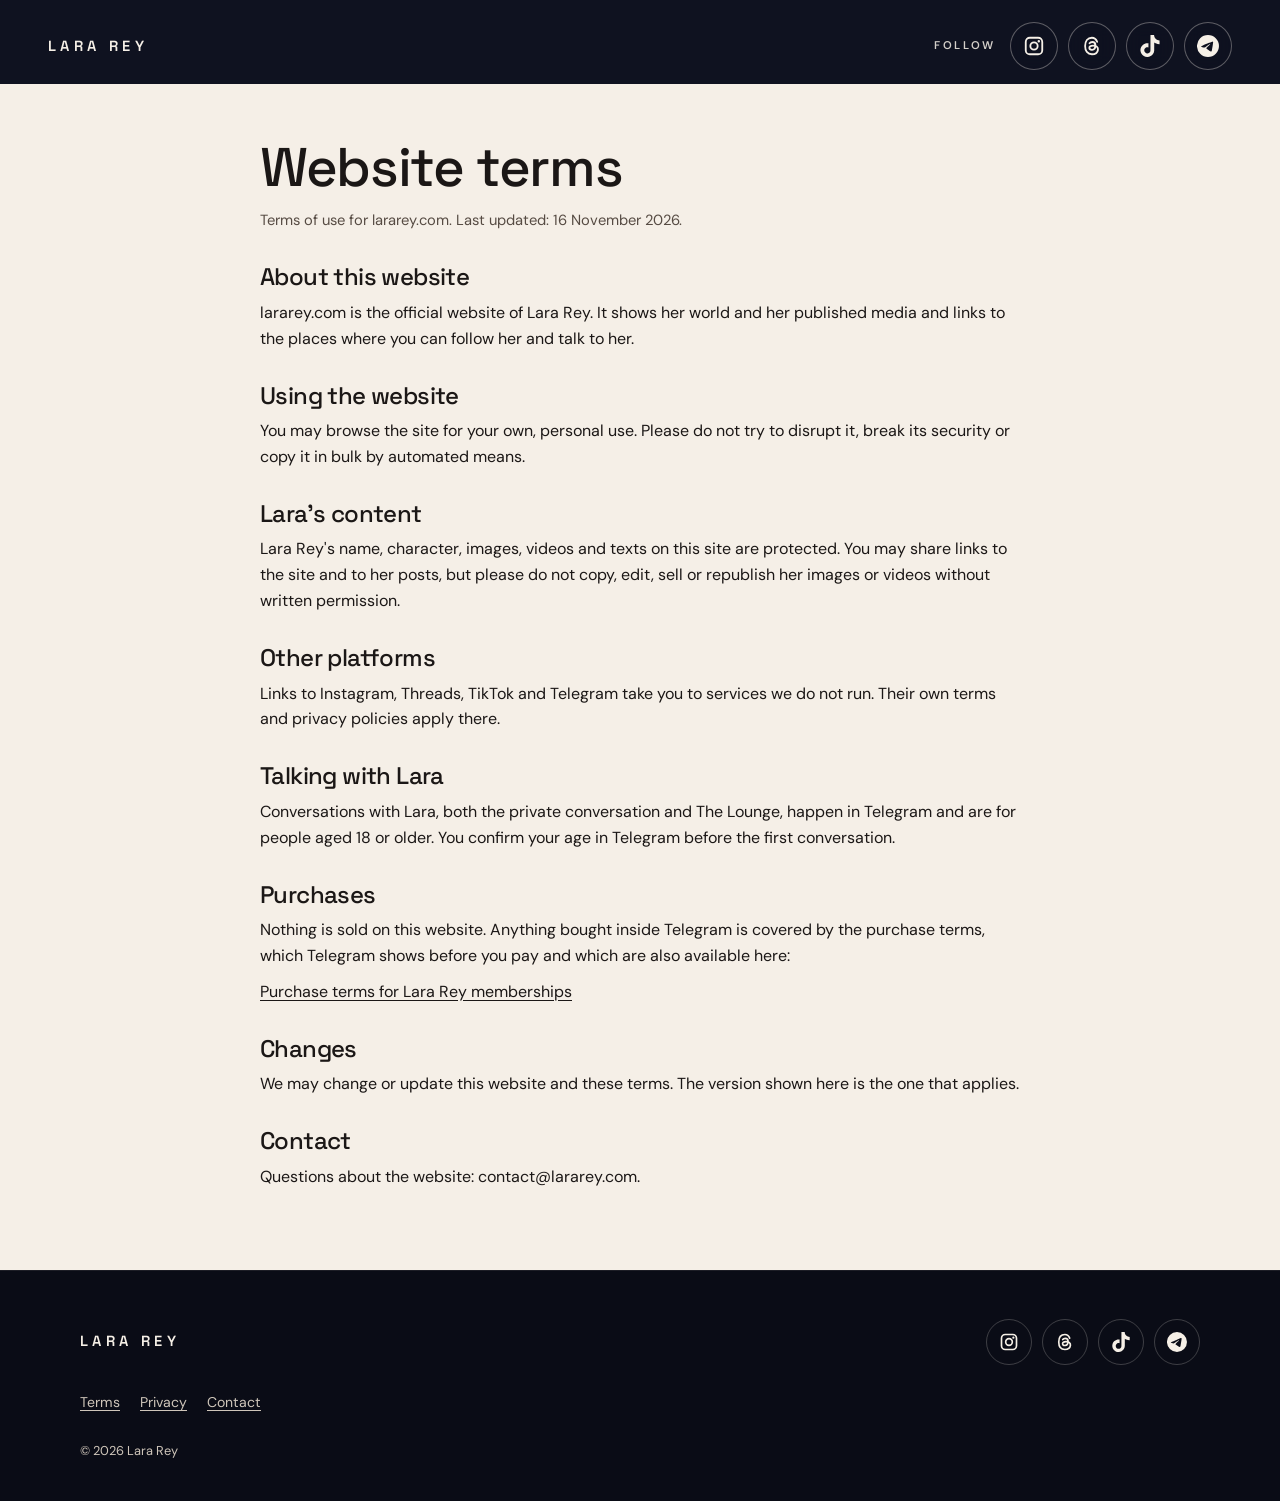
<file: terms/index.html>
<!doctype html>
<html lang="en">
<head>
<meta charset="utf-8">
<meta name="viewport" content="width=device-width, initial-scale=1, viewport-fit=cover">
<meta http-equiv="Content-Security-Policy" content="default-src 'self'; img-src 'self' data: https://lararey.goatcounter.com; style-src 'self'; object-src 'none'; base-uri 'self'; form-action 'none'; connect-src https://lararey.goatcounter.com; script-src 'self' https://gc.zgo.at">
<meta name="referrer" content="strict-origin-when-cross-origin">
<meta name="robots" content="index, follow">
<title>Terms — Lara Rey</title>
<meta name="description" content="Terms of use for lararey.com, Lara Rey&#x27;s official website.">
<link rel="canonical" href="https://lararey.com/terms/">
<meta name="theme-color" content="#0f1220">
<link rel="icon" href="/assets/icon.svg" type="image/svg+xml">
<meta property="og:type" content="website">
<meta property="og:site_name" content="Lara Rey">
<meta property="og:title" content="Terms — Lara Rey">
<meta property="og:description" content="Terms of use for lararey.com, Lara Rey&#x27;s official website.">
<meta property="og:url" content="https://lararey.com/terms/">
<meta property="og:image" content="https://lararey.com/assets/media/share.jpg">
<meta property="og:image:width" content="1200">
<meta property="og:image:height" content="630">
<meta property="og:image:alt" content="Lara Rey, curled horns, waving as she walks out on stage">
<meta name="twitter:card" content="summary_large_image">
<link rel="preload" href="/assets/fonts/space-grotesk-latin-wght.woff2" as="font" type="font/woff2" crossorigin>
<link rel="preload" href="/assets/fonts/dm-sans-latin-wght.woff2" as="font" type="font/woff2" crossorigin>
<link rel="stylesheet" href="/assets/site.css">
<script src="/assets/analytics.js"></script>
<script data-goatcounter="https://lararey.goatcounter.com/count" async src="https://gc.zgo.at/count.js"></script>
</head>
<body>
<a class="skip" href="#main">Skip to content</a>
<header class="top">
  <a class="brand" href="/" aria-label="Lara Rey, home">LARA REY</a>
  <nav class="follow" aria-label="Follow Lara"><span class="follow-label" aria-hidden="true">Follow</span><ul class="top-social"><li><a href="https://www.instagram.com/lara__rey/" rel="noopener me" title="Instagram @lara__rey"><svg class="ic" width="20" height="20" viewBox="0 0 24 24" fill="currentColor" aria-hidden="true" focusable="false"><path fill-rule="evenodd" d="M7.5 2h9A5.5 5.5 0 0 1 22 7.5v9a5.5 5.5 0 0 1-5.5 5.5h-9A5.5 5.5 0 0 1 2 16.5v-9A5.5 5.5 0 0 1 7.5 2Zm0 2A3.5 3.5 0 0 0 4 7.5v9A3.5 3.5 0 0 0 7.5 20h9a3.5 3.5 0 0 0 3.5-3.5v-9A3.5 3.5 0 0 0 16.5 4h-9ZM12 7a5 5 0 1 1 0 10 5 5 0 0 1 0-10Zm0 2a3 3 0 1 0 0 6 3 3 0 0 0 0-6Zm5.25-3.6a1.35 1.35 0 1 1 0 2.7 1.35 1.35 0 0 1 0-2.7Z"/></svg><span class="sr">Instagram @lara__rey</span></a></li><li><a href="https://www.threads.com/@lara__rey" rel="noopener me" title="Threads @lara__rey"><svg class="ic" width="20" height="20" viewBox="0 0 24 24" fill="currentColor" aria-hidden="true" focusable="false"><path fill="none" stroke="currentColor" stroke-width="2" stroke-linecap="round" d="M17.6 7.4C16.5 4.6 14.4 3 11.9 3 7.2 3 4.5 6.6 4.5 12s2.7 9 7.4 9c3.7 0 6.2-2 6.6-4.9.4-3-1.9-4.6-5.4-4.6-2.6 0-4.1 1.1-4 2.6.1 1.4 1.4 2.2 3 2.1 2.4-.1 3.6-1.9 3.6-5 0-2.3-1.4-3.6-3.4-3.6-1.4 0-2.4.6-3 1.5"/></svg><span class="sr">Threads @lara__rey</span></a></li><li><a href="https://www.tiktok.com/@lara__rey" rel="noopener me" title="TikTok @lara__rey"><svg class="ic" width="20" height="20" viewBox="0 0 24 24" fill="currentColor" aria-hidden="true" focusable="false"><path d="M12.53.02C13.84 0 15.14.01 16.44 0c.08 1.53.63 3.09 1.75 4.17 1.12 1.11 2.7 1.62 4.24 1.79v4.03c-1.44-.05-2.89-.35-4.2-.97-.57-.26-1.1-.59-1.62-.93-.01 2.92.01 5.84-.02 8.75-.08 1.4-.54 2.79-1.35 3.94-1.31 1.92-3.58 3.17-5.91 3.21-1.43.08-2.86-.31-4.08-1.03-2.02-1.19-3.44-3.37-3.65-5.71-.02-.5-.03-1-.01-1.49.18-1.9 1.12-3.72 2.58-4.96 1.66-1.44 3.98-2.13 6.15-1.72.02 1.48-.04 2.96-.04 4.44-.99-.32-2.15-.23-3.02.37-.63.41-1.11 1.04-1.36 1.75-.21.51-.15 1.07-.14 1.61.24 1.64 1.82 3.02 3.5 2.87 1.12-.01 2.19-.66 2.77-1.61.19-.33.4-.67.41-1.06.1-1.79.06-3.57.07-5.36.01-4.03-.01-8.05.02-12.07Z"/></svg><span class="sr">TikTok @lara__rey</span></a></li><li><a href="https://t.me/LaraReyPrivateBot" rel="noopener me" title="Telegram @LaraReyPrivateBot"><svg class="ic" width="20" height="20" viewBox="0 0 24 24" fill="currentColor" aria-hidden="true" focusable="false"><path d="M11.94 0A12 12 0 1 0 12 24a12 12 0 0 0-.06-24Zm4.97 7.22c.1 0 .32.02.46.14.12.1.16.23.17.33.02.09.04.3.02.47-.18 1.9-.96 6.5-1.36 8.63-.17.9-.5 1.2-.82 1.23-.7.06-1.23-.46-1.9-.9-1.06-.7-1.66-1.13-2.68-1.8-1.19-.78-.42-1.21.26-1.91.17-.18 3.25-2.98 3.3-3.23.01-.03.02-.15-.05-.21-.07-.06-.18-.04-.25-.03-.1.03-1.8 1.14-5.06 3.35-.48.33-.91.49-1.3.48-.43-.01-1.25-.24-1.87-.44-.75-.25-1.35-.38-1.3-.79.03-.22.33-.44.9-.66 3.5-1.53 5.83-2.53 7-3.02 3.33-1.38 4.02-1.62 4.48-1.63Z"/></svg><span class="sr">Telegram @LaraReyPrivateBot</span></a></li></ul></nav>
</header>
<main id="main" class="doc">
<article class="legal-doc"><h1>Website terms</h1>
<p class="doc-meta">Terms of use for lararey.com. Last updated: 16 November 2026.</p>
<h2>About this website</h2><p>lararey.com is the official website of Lara Rey. It shows her world and her published media and links to the places where you can follow her and talk to her.</p>
<h2>Using the website</h2><p>You may browse the site for your own, personal use. Please do not try to disrupt it, break its security or copy it in bulk by automated means.</p>
<h2>Lara&#x27;s content</h2><p>Lara Rey&#x27;s name, character, images, videos and texts on this site are protected. You may share links to the site and to her posts, but please do not copy, edit, sell or republish her images or videos without written permission.</p>
<h2>Other platforms</h2><p>Links to Instagram, Threads, TikTok and Telegram take you to services we do not run. Their own terms and privacy policies apply there.</p>
<h2>Talking with Lara</h2><p>Conversations with Lara, both the private conversation and The Lounge, happen in Telegram and are for people aged 18 or older. You confirm your age in Telegram before the first conversation.</p>
<h2>Purchases</h2><p>Nothing is sold on this website. Anything bought inside Telegram is covered by the purchase terms, which Telegram shows before you pay and which are also available here:</p>
<p><a href="/terms/purchase/">Purchase terms for Lara Rey memberships</a></p>
<h2>Changes</h2><p>We may change or update this website and these terms. The version shown here is the one that applies.</p>
<h2>Contact</h2><p>Questions about the website: contact@lararey.com.</p></article>
</main>
<footer class="foot">
  <div class="foot-inner">
    <a class="brand" href="/">LARA REY</a>
    <nav aria-label="Lara's official accounts"><ul class="foot-social"><li><a href="https://www.instagram.com/lara__rey/" rel="noopener me" title="Instagram @lara__rey"><svg class="ic" width="20" height="20" viewBox="0 0 24 24" fill="currentColor" aria-hidden="true" focusable="false"><path fill-rule="evenodd" d="M7.5 2h9A5.5 5.5 0 0 1 22 7.5v9a5.5 5.5 0 0 1-5.5 5.5h-9A5.5 5.5 0 0 1 2 16.5v-9A5.5 5.5 0 0 1 7.5 2Zm0 2A3.5 3.5 0 0 0 4 7.5v9A3.5 3.5 0 0 0 7.5 20h9a3.5 3.5 0 0 0 3.5-3.5v-9A3.5 3.5 0 0 0 16.5 4h-9ZM12 7a5 5 0 1 1 0 10 5 5 0 0 1 0-10Zm0 2a3 3 0 1 0 0 6 3 3 0 0 0 0-6Zm5.25-3.6a1.35 1.35 0 1 1 0 2.7 1.35 1.35 0 0 1 0-2.7Z"/></svg><span class="sr">Instagram @lara__rey</span></a></li><li><a href="https://www.threads.com/@lara__rey" rel="noopener me" title="Threads @lara__rey"><svg class="ic" width="20" height="20" viewBox="0 0 24 24" fill="currentColor" aria-hidden="true" focusable="false"><path fill="none" stroke="currentColor" stroke-width="2" stroke-linecap="round" d="M17.6 7.4C16.5 4.6 14.4 3 11.9 3 7.2 3 4.5 6.6 4.5 12s2.7 9 7.4 9c3.7 0 6.2-2 6.6-4.9.4-3-1.9-4.6-5.4-4.6-2.6 0-4.1 1.1-4 2.6.1 1.4 1.4 2.2 3 2.1 2.4-.1 3.6-1.9 3.6-5 0-2.3-1.4-3.6-3.4-3.6-1.4 0-2.4.6-3 1.5"/></svg><span class="sr">Threads @lara__rey</span></a></li><li><a href="https://www.tiktok.com/@lara__rey" rel="noopener me" title="TikTok @lara__rey"><svg class="ic" width="20" height="20" viewBox="0 0 24 24" fill="currentColor" aria-hidden="true" focusable="false"><path d="M12.53.02C13.84 0 15.14.01 16.44 0c.08 1.53.63 3.09 1.75 4.17 1.12 1.11 2.7 1.62 4.24 1.79v4.03c-1.44-.05-2.89-.35-4.2-.97-.57-.26-1.1-.59-1.62-.93-.01 2.92.01 5.84-.02 8.75-.08 1.4-.54 2.79-1.35 3.94-1.31 1.92-3.58 3.17-5.91 3.21-1.43.08-2.86-.31-4.08-1.03-2.02-1.19-3.44-3.37-3.65-5.71-.02-.5-.03-1-.01-1.49.18-1.9 1.12-3.72 2.58-4.96 1.66-1.44 3.98-2.13 6.15-1.72.02 1.48-.04 2.96-.04 4.44-.99-.32-2.15-.23-3.02.37-.63.41-1.11 1.04-1.36 1.75-.21.51-.15 1.07-.14 1.61.24 1.64 1.82 3.02 3.5 2.87 1.12-.01 2.19-.66 2.77-1.61.19-.33.4-.67.41-1.06.1-1.79.06-3.57.07-5.36.01-4.03-.01-8.05.02-12.07Z"/></svg><span class="sr">TikTok @lara__rey</span></a></li><li><a href="https://t.me/LaraReyPrivateBot" rel="noopener me" title="Telegram @LaraReyPrivateBot"><svg class="ic" width="20" height="20" viewBox="0 0 24 24" fill="currentColor" aria-hidden="true" focusable="false"><path d="M11.94 0A12 12 0 1 0 12 24a12 12 0 0 0-.06-24Zm4.97 7.22c.1 0 .32.02.46.14.12.1.16.23.17.33.02.09.04.3.02.47-.18 1.9-.96 6.5-1.36 8.63-.17.9-.5 1.2-.82 1.23-.7.06-1.23-.46-1.9-.9-1.06-.7-1.66-1.13-2.68-1.8-1.19-.78-.42-1.21.26-1.91.17-.18 3.25-2.98 3.3-3.23.01-.03.02-.15-.05-.21-.07-.06-.18-.04-.25-.03-.1.03-1.8 1.14-5.06 3.35-.48.33-.91.49-1.3.48-.43-.01-1.25-.24-1.87-.44-.75-.25-1.35-.38-1.3-.79.03-.22.33-.44.9-.66 3.5-1.53 5.83-2.53 7-3.02 3.33-1.38 4.02-1.62 4.48-1.63Z"/></svg><span class="sr">Telegram @LaraReyPrivateBot</span></a></li></ul></nav>
    <nav class="legal" aria-label="Legal"><a href="/terms/">Terms</a><a href="/privacy/">Privacy</a><a href="mailto:contact@lararey.com">Contact</a></nav>
    <p class="foot-note">© 2026 Lara Rey</p>
  </div>
</footer>
</body>
</html>
</file>
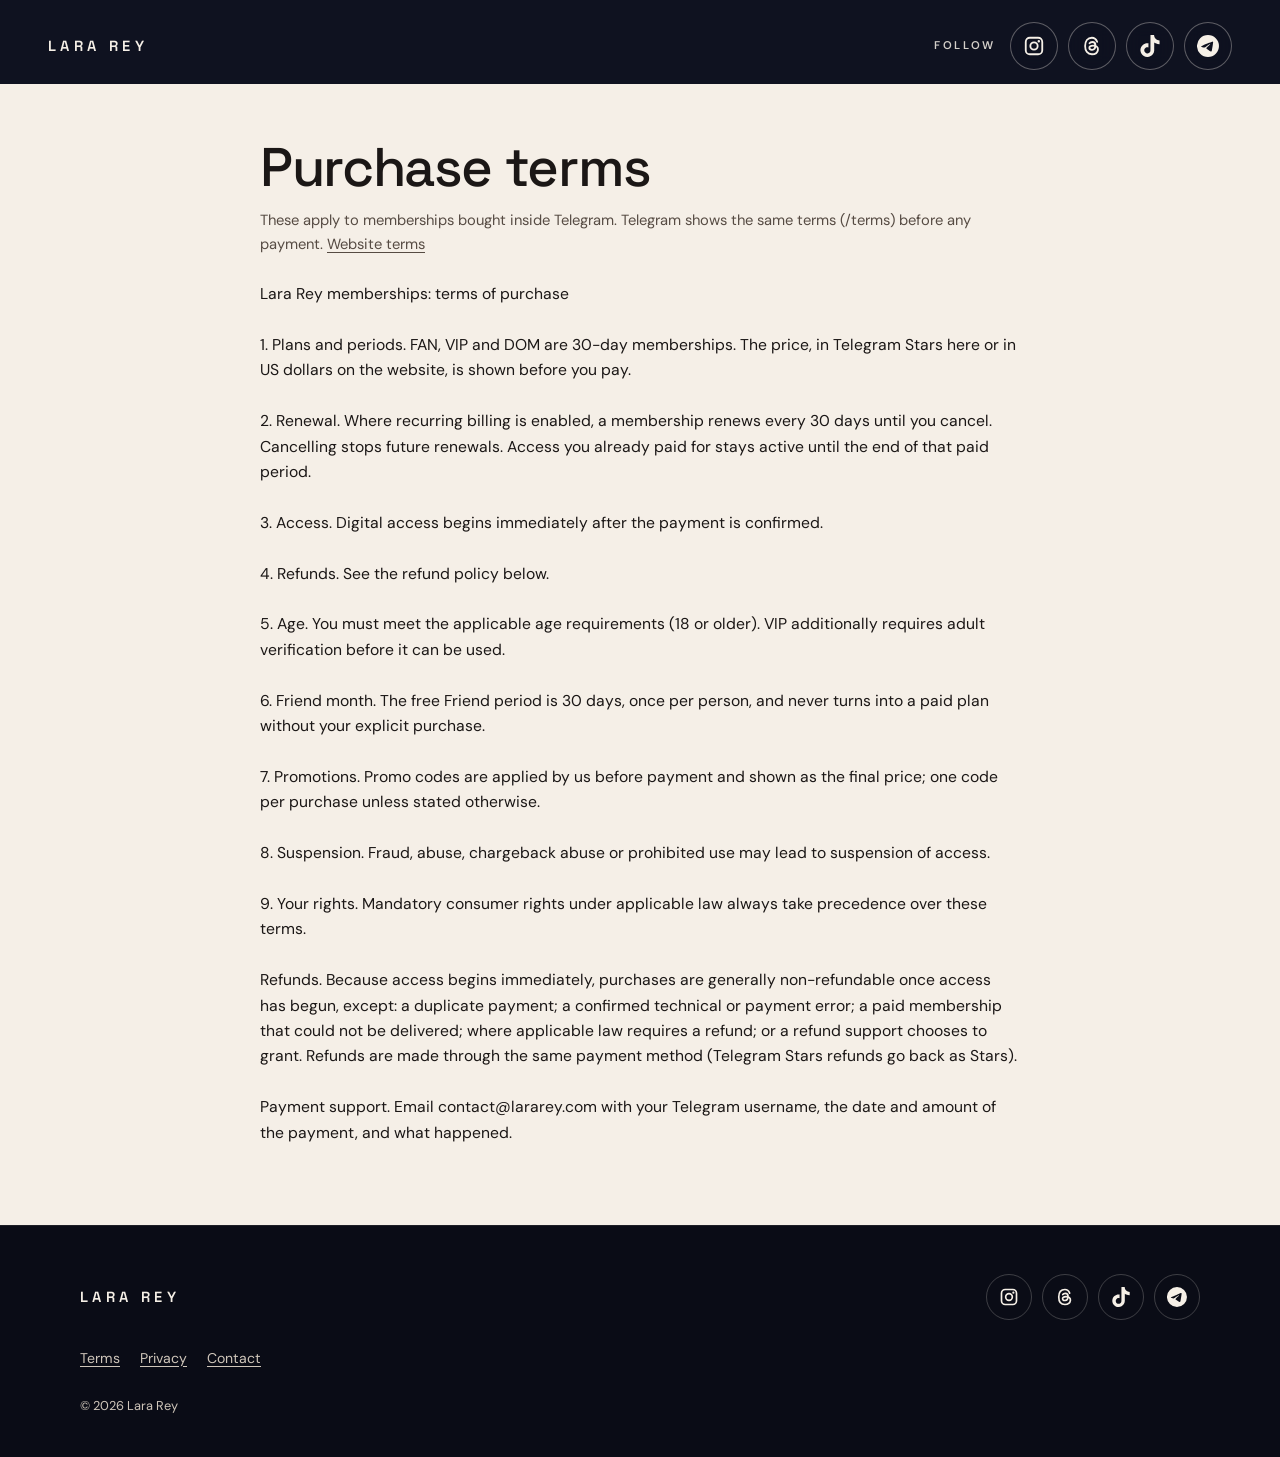
<file: terms/purchase/index.html>
<!doctype html>
<html lang="en">
<head>
<meta charset="utf-8">
<meta name="viewport" content="width=device-width, initial-scale=1, viewport-fit=cover">
<meta http-equiv="Content-Security-Policy" content="default-src 'self'; img-src 'self' data: https://lararey.goatcounter.com; style-src 'self'; object-src 'none'; base-uri 'self'; form-action 'none'; connect-src https://lararey.goatcounter.com; script-src 'self' https://gc.zgo.at">
<meta name="referrer" content="strict-origin-when-cross-origin">
<meta name="robots" content="noindex, follow">
<title>Purchase terms — Lara Rey</title>
<meta name="description" content="Purchase terms for Lara Rey memberships bought in Telegram.">
<link rel="canonical" href="https://lararey.com/terms/purchase/">
<meta name="theme-color" content="#0f1220">
<link rel="icon" href="/assets/icon.svg" type="image/svg+xml">
<meta property="og:type" content="website">
<meta property="og:site_name" content="Lara Rey">
<meta property="og:title" content="Purchase terms — Lara Rey">
<meta property="og:description" content="Purchase terms for Lara Rey memberships bought in Telegram.">
<meta property="og:url" content="https://lararey.com/terms/purchase/">
<meta property="og:image" content="https://lararey.com/assets/media/share.jpg">
<meta property="og:image:width" content="1200">
<meta property="og:image:height" content="630">
<meta property="og:image:alt" content="Lara Rey, curled horns, waving as she walks out on stage">
<meta name="twitter:card" content="summary_large_image">
<link rel="preload" href="/assets/fonts/space-grotesk-latin-wght.woff2" as="font" type="font/woff2" crossorigin>
<link rel="preload" href="/assets/fonts/dm-sans-latin-wght.woff2" as="font" type="font/woff2" crossorigin>
<link rel="stylesheet" href="/assets/site.css">
<script src="/assets/analytics.js"></script>
<script data-goatcounter="https://lararey.goatcounter.com/count" async src="https://gc.zgo.at/count.js"></script>
</head>
<body>
<a class="skip" href="#main">Skip to content</a>
<header class="top">
  <a class="brand" href="/" aria-label="Lara Rey, home">LARA REY</a>
  <nav class="follow" aria-label="Follow Lara"><span class="follow-label" aria-hidden="true">Follow</span><ul class="top-social"><li><a href="https://www.instagram.com/lara__rey/" rel="noopener me" title="Instagram @lara__rey"><svg class="ic" width="20" height="20" viewBox="0 0 24 24" fill="currentColor" aria-hidden="true" focusable="false"><path fill-rule="evenodd" d="M7.5 2h9A5.5 5.5 0 0 1 22 7.5v9a5.5 5.5 0 0 1-5.5 5.5h-9A5.5 5.5 0 0 1 2 16.5v-9A5.5 5.5 0 0 1 7.5 2Zm0 2A3.5 3.5 0 0 0 4 7.5v9A3.5 3.5 0 0 0 7.5 20h9a3.5 3.5 0 0 0 3.5-3.5v-9A3.5 3.5 0 0 0 16.5 4h-9ZM12 7a5 5 0 1 1 0 10 5 5 0 0 1 0-10Zm0 2a3 3 0 1 0 0 6 3 3 0 0 0 0-6Zm5.25-3.6a1.35 1.35 0 1 1 0 2.7 1.35 1.35 0 0 1 0-2.7Z"/></svg><span class="sr">Instagram @lara__rey</span></a></li><li><a href="https://www.threads.com/@lara__rey" rel="noopener me" title="Threads @lara__rey"><svg class="ic" width="20" height="20" viewBox="0 0 24 24" fill="currentColor" aria-hidden="true" focusable="false"><path fill="none" stroke="currentColor" stroke-width="2" stroke-linecap="round" d="M17.6 7.4C16.5 4.6 14.4 3 11.9 3 7.2 3 4.5 6.6 4.5 12s2.7 9 7.4 9c3.7 0 6.2-2 6.6-4.9.4-3-1.9-4.6-5.4-4.6-2.6 0-4.1 1.1-4 2.6.1 1.4 1.4 2.2 3 2.1 2.4-.1 3.6-1.9 3.6-5 0-2.3-1.4-3.6-3.4-3.6-1.4 0-2.4.6-3 1.5"/></svg><span class="sr">Threads @lara__rey</span></a></li><li><a href="https://www.tiktok.com/@lara__rey" rel="noopener me" title="TikTok @lara__rey"><svg class="ic" width="20" height="20" viewBox="0 0 24 24" fill="currentColor" aria-hidden="true" focusable="false"><path d="M12.53.02C13.84 0 15.14.01 16.44 0c.08 1.53.63 3.09 1.75 4.17 1.12 1.11 2.7 1.62 4.24 1.79v4.03c-1.44-.05-2.89-.35-4.2-.97-.57-.26-1.1-.59-1.62-.93-.01 2.92.01 5.84-.02 8.75-.08 1.4-.54 2.79-1.35 3.94-1.31 1.92-3.58 3.17-5.91 3.21-1.43.08-2.86-.31-4.08-1.03-2.02-1.19-3.44-3.37-3.65-5.71-.02-.5-.03-1-.01-1.49.18-1.9 1.12-3.72 2.58-4.96 1.66-1.44 3.98-2.13 6.15-1.72.02 1.48-.04 2.96-.04 4.44-.99-.32-2.15-.23-3.02.37-.63.41-1.11 1.04-1.36 1.75-.21.51-.15 1.07-.14 1.61.24 1.64 1.82 3.02 3.5 2.87 1.12-.01 2.19-.66 2.77-1.61.19-.33.4-.67.41-1.06.1-1.79.06-3.57.07-5.36.01-4.03-.01-8.05.02-12.07Z"/></svg><span class="sr">TikTok @lara__rey</span></a></li><li><a href="https://t.me/LaraReyPrivateBot" rel="noopener me" title="Telegram @LaraReyPrivateBot"><svg class="ic" width="20" height="20" viewBox="0 0 24 24" fill="currentColor" aria-hidden="true" focusable="false"><path d="M11.94 0A12 12 0 1 0 12 24a12 12 0 0 0-.06-24Zm4.97 7.22c.1 0 .32.02.46.14.12.1.16.23.17.33.02.09.04.3.02.47-.18 1.9-.96 6.5-1.36 8.63-.17.9-.5 1.2-.82 1.23-.7.06-1.23-.46-1.9-.9-1.06-.7-1.66-1.13-2.68-1.8-1.19-.78-.42-1.21.26-1.91.17-.18 3.25-2.98 3.3-3.23.01-.03.02-.15-.05-.21-.07-.06-.18-.04-.25-.03-.1.03-1.8 1.14-5.06 3.35-.48.33-.91.49-1.3.48-.43-.01-1.25-.24-1.87-.44-.75-.25-1.35-.38-1.3-.79.03-.22.33-.44.9-.66 3.5-1.53 5.83-2.53 7-3.02 3.33-1.38 4.02-1.62 4.48-1.63Z"/></svg><span class="sr">Telegram @LaraReyPrivateBot</span></a></li></ul></nav>
</header>
<main id="main" class="doc">
<h1>Purchase terms</h1>
<p class="doc-meta">These apply to memberships bought inside Telegram. Telegram shows the same terms (/terms) before any payment. <a href="/terms/">Website terms</a></p>
<div class="legal">Lara Rey memberships: terms of purchase

1. Plans and periods. FAN, VIP and DOM are 30-day memberships. The price, in Telegram Stars here or in US dollars on the website, is shown before you pay.

2. Renewal. Where recurring billing is enabled, a membership renews every 30 days until you cancel. Cancelling stops future renewals. Access you already paid for stays active until the end of that paid period.

3. Access. Digital access begins immediately after the payment is confirmed.

4. Refunds. See the refund policy below.

5. Age. You must meet the applicable age requirements (18 or older). VIP additionally requires adult verification before it can be used.

6. Friend month. The free Friend period is 30 days, once per person, and never turns into a paid plan without your explicit purchase.

7. Promotions. Promo codes are applied by us before payment and shown as the final price; one code per purchase unless stated otherwise.

8. Suspension. Fraud, abuse, chargeback abuse or prohibited use may lead to suspension of access.

9. Your rights. Mandatory consumer rights under applicable law always take precedence over these terms.

Refunds. Because access begins immediately, purchases are generally non-refundable once access has begun, except: a duplicate payment; a confirmed technical or payment error; a paid membership that could not be delivered; where applicable law requires a refund; or a refund support chooses to grant. Refunds are made through the same payment method (Telegram Stars refunds go back as Stars).

Payment support. Email contact@lararey.com with your Telegram username, the date and amount of the payment, and what happened.</div>
</main>
<footer class="foot">
  <div class="foot-inner">
    <a class="brand" href="/">LARA REY</a>
    <nav aria-label="Lara's official accounts"><ul class="foot-social"><li><a href="https://www.instagram.com/lara__rey/" rel="noopener me" title="Instagram @lara__rey"><svg class="ic" width="20" height="20" viewBox="0 0 24 24" fill="currentColor" aria-hidden="true" focusable="false"><path fill-rule="evenodd" d="M7.5 2h9A5.5 5.5 0 0 1 22 7.5v9a5.5 5.5 0 0 1-5.5 5.5h-9A5.5 5.5 0 0 1 2 16.5v-9A5.5 5.5 0 0 1 7.5 2Zm0 2A3.5 3.5 0 0 0 4 7.5v9A3.5 3.5 0 0 0 7.5 20h9a3.5 3.5 0 0 0 3.5-3.5v-9A3.5 3.5 0 0 0 16.5 4h-9ZM12 7a5 5 0 1 1 0 10 5 5 0 0 1 0-10Zm0 2a3 3 0 1 0 0 6 3 3 0 0 0 0-6Zm5.25-3.6a1.35 1.35 0 1 1 0 2.7 1.35 1.35 0 0 1 0-2.7Z"/></svg><span class="sr">Instagram @lara__rey</span></a></li><li><a href="https://www.threads.com/@lara__rey" rel="noopener me" title="Threads @lara__rey"><svg class="ic" width="20" height="20" viewBox="0 0 24 24" fill="currentColor" aria-hidden="true" focusable="false"><path fill="none" stroke="currentColor" stroke-width="2" stroke-linecap="round" d="M17.6 7.4C16.5 4.6 14.4 3 11.9 3 7.2 3 4.5 6.6 4.5 12s2.7 9 7.4 9c3.7 0 6.2-2 6.6-4.9.4-3-1.9-4.6-5.4-4.6-2.6 0-4.1 1.1-4 2.6.1 1.4 1.4 2.2 3 2.1 2.4-.1 3.6-1.9 3.6-5 0-2.3-1.4-3.6-3.4-3.6-1.4 0-2.4.6-3 1.5"/></svg><span class="sr">Threads @lara__rey</span></a></li><li><a href="https://www.tiktok.com/@lara__rey" rel="noopener me" title="TikTok @lara__rey"><svg class="ic" width="20" height="20" viewBox="0 0 24 24" fill="currentColor" aria-hidden="true" focusable="false"><path d="M12.53.02C13.84 0 15.14.01 16.44 0c.08 1.53.63 3.09 1.75 4.17 1.12 1.11 2.7 1.62 4.24 1.79v4.03c-1.44-.05-2.89-.35-4.2-.97-.57-.26-1.1-.59-1.62-.93-.01 2.92.01 5.84-.02 8.75-.08 1.4-.54 2.79-1.35 3.94-1.31 1.92-3.58 3.17-5.91 3.21-1.43.08-2.86-.31-4.08-1.03-2.02-1.19-3.44-3.37-3.65-5.71-.02-.5-.03-1-.01-1.49.18-1.9 1.12-3.72 2.58-4.96 1.66-1.44 3.98-2.13 6.15-1.72.02 1.48-.04 2.96-.04 4.44-.99-.32-2.15-.23-3.02.37-.63.41-1.11 1.04-1.36 1.75-.21.51-.15 1.07-.14 1.61.24 1.64 1.82 3.02 3.5 2.87 1.12-.01 2.19-.66 2.77-1.61.19-.33.4-.67.41-1.06.1-1.79.06-3.57.07-5.36.01-4.03-.01-8.05.02-12.07Z"/></svg><span class="sr">TikTok @lara__rey</span></a></li><li><a href="https://t.me/LaraReyPrivateBot" rel="noopener me" title="Telegram @LaraReyPrivateBot"><svg class="ic" width="20" height="20" viewBox="0 0 24 24" fill="currentColor" aria-hidden="true" focusable="false"><path d="M11.94 0A12 12 0 1 0 12 24a12 12 0 0 0-.06-24Zm4.97 7.22c.1 0 .32.02.46.14.12.1.16.23.17.33.02.09.04.3.02.47-.18 1.9-.96 6.5-1.36 8.63-.17.9-.5 1.2-.82 1.23-.7.06-1.23-.46-1.9-.9-1.06-.7-1.66-1.13-2.68-1.8-1.19-.78-.42-1.21.26-1.91.17-.18 3.25-2.98 3.3-3.23.01-.03.02-.15-.05-.21-.07-.06-.18-.04-.25-.03-.1.03-1.8 1.14-5.06 3.35-.48.33-.91.49-1.3.48-.43-.01-1.25-.24-1.87-.44-.75-.25-1.35-.38-1.3-.79.03-.22.33-.44.9-.66 3.5-1.53 5.83-2.53 7-3.02 3.33-1.38 4.02-1.62 4.48-1.63Z"/></svg><span class="sr">Telegram @LaraReyPrivateBot</span></a></li></ul></nav>
    <nav class="legal" aria-label="Legal"><a href="/terms/">Terms</a><a href="/privacy/">Privacy</a><a href="mailto:contact@lararey.com">Contact</a></nav>
    <p class="foot-note">© 2026 Lara Rey</p>
  </div>
</footer>
</body>
</html>
</file>
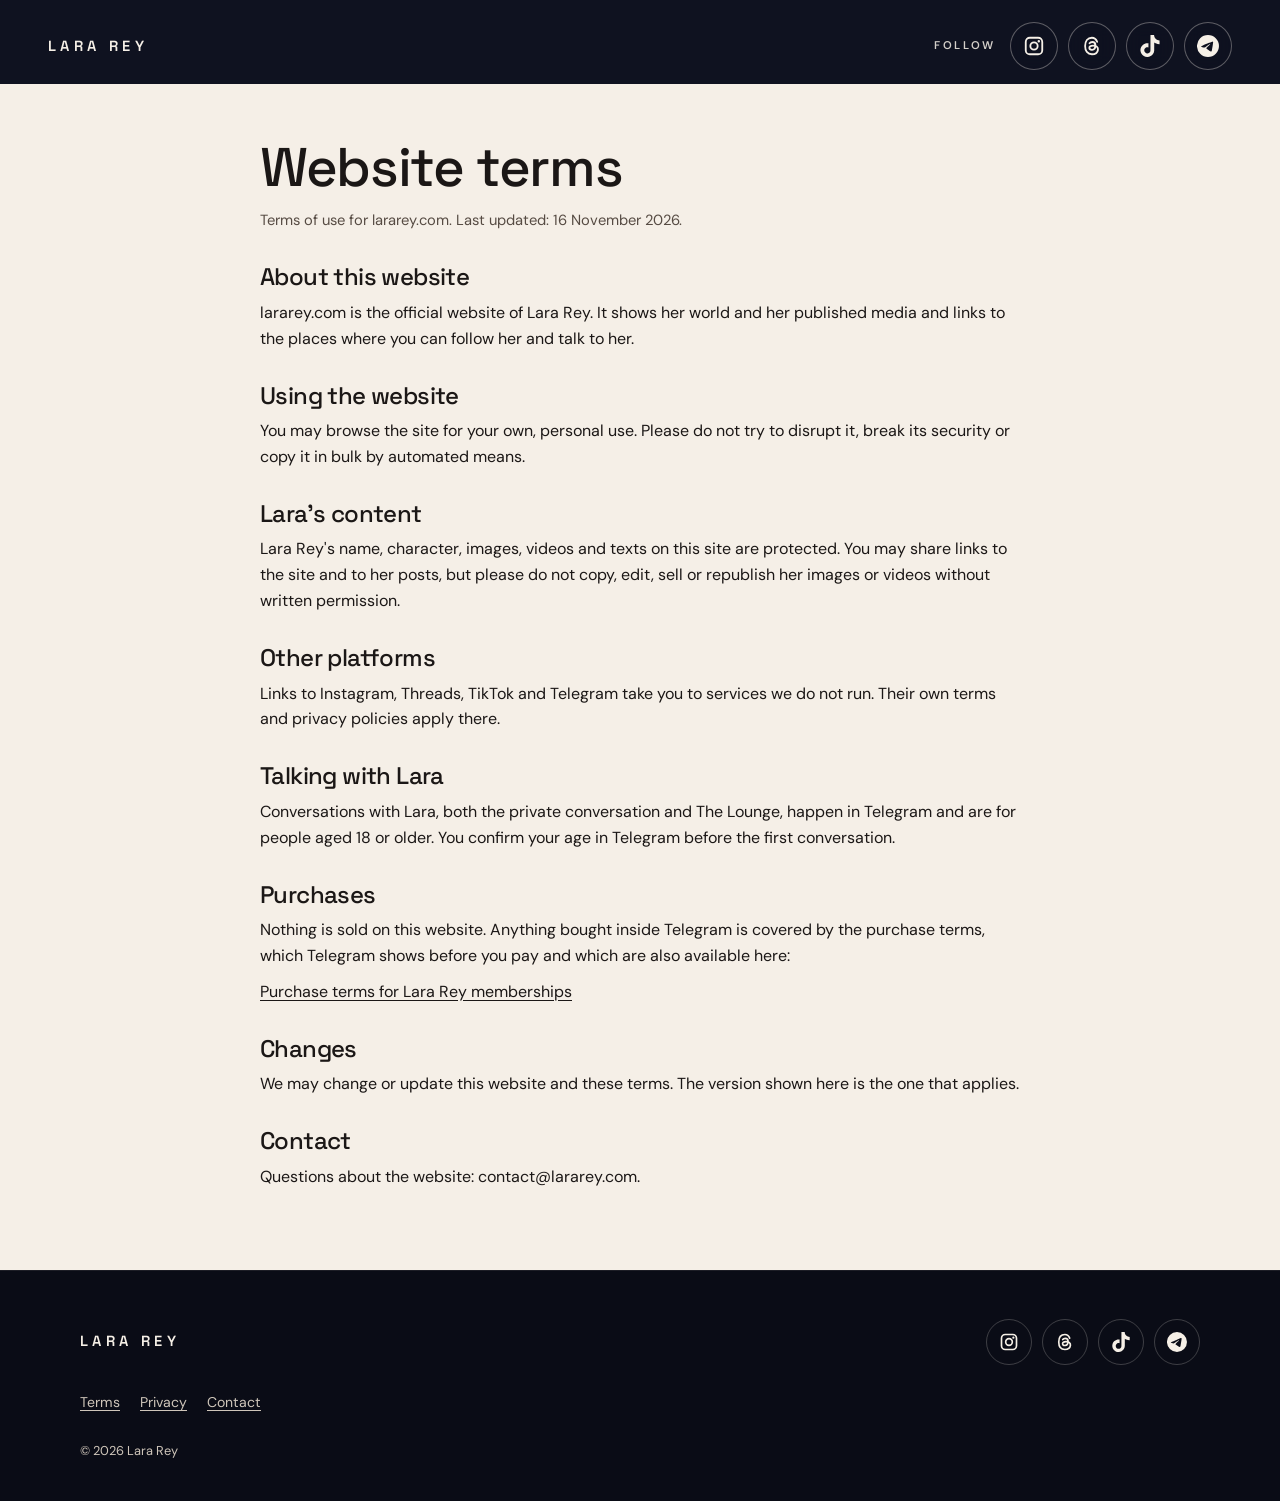
<file: terms.html>
<!doctype html><meta charset="utf-8"><meta name="robots" content="noindex"><meta http-equiv="refresh" content="0; url=/terms/"><link rel="canonical" href="https://lararey.com/terms/"><a href="/terms/">lararey.com/terms/</a>
</file>
<file: assets/site.css>
/* lararey.com — one page. Palette taken from her published media: champagne sequins, honey hair,
   midnight stage blue, warm ivory paper. Mobile first; desktop from 900px. */

/* Typography (owner, 16 Nov 2026): Space Grotesk for the name, headings and editorial titles; DM Sans for
   everything you read or tap. Self-hosted variable WOFF2, Latin subset, one file each (SIL OFL 1.1, the
   licences are next to the files). Glyphs outside the subset (emoji, arrows) fall back to the system font. */
@font-face { font-family: "Space Grotesk"; font-style: normal; font-weight: 300 700; font-display: swap;
  src: url("/assets/fonts/space-grotesk-latin-wght.woff2") format("woff2-variations"), url("/assets/fonts/space-grotesk-latin-wght.woff2") format("woff2");
  unicode-range: U+0000-00FF, U+0131, U+0152-0153, U+02BB-02BC, U+02C6, U+02DA, U+02DC, U+0304, U+0308, U+0329, U+2000-206F, U+20AC, U+2122, U+2191, U+2193, U+2212, U+2215, U+FEFF, U+FFFD; }
@font-face { font-family: "DM Sans"; font-style: normal; font-weight: 100 1000; font-display: swap;
  src: url("/assets/fonts/dm-sans-latin-wght.woff2") format("woff2-variations"), url("/assets/fonts/dm-sans-latin-wght.woff2") format("woff2");
  unicode-range: U+0000-00FF, U+0131, U+0152-0153, U+02BB-02BC, U+02C6, U+02DA, U+02DC, U+0304, U+0308, U+0329, U+2000-206F, U+20AC, U+2122, U+2191, U+2193, U+2212, U+2215, U+FEFF, U+FFFD; }

:root {
  --night: #0f1220;
  --night-2: #0a0c16;
  --paper: #f5efe7;
  --paper-2: #ebe2d6;
  --ink: #1b1716;
  --ink-soft: #564b43;
  --gold: #d8b77e;
  --gold-ink: #7a5a2c;
  --light: #f6f0e7;
  --light-soft: #cfc6ba;
  --display: "Space Grotesk", "Helvetica Neue", Arial, system-ui, sans-serif;
  --sans: "DM Sans", system-ui, -apple-system, "Segoe UI", Roboto, "Helvetica Neue", Arial, sans-serif;
  --gutter: 20px;
  /* the header row's height: the hero photograph starts below it, so the name and the platform icons
     never sit on her face or horns, whatever the image (owner, 16 Nov 2026) */
  --head: calc(max(14px, env(safe-area-inset-top)) + 58px);
}
*, *::before, *::after { box-sizing: border-box; }
html { -webkit-text-size-adjust: 100%; scroll-behavior: smooth; }
body { margin: 0; background: var(--night); color: var(--ink); font: 400 1rem/1.62 var(--sans); -webkit-font-smoothing: antialiased; -moz-osx-font-smoothing: grayscale; }
img { display: block; max-width: 100%; height: auto; }
a { color: inherit; }
h1, h2 { font-family: var(--display); font-weight: 500; margin: 0; letter-spacing: -0.025em; line-height: 1.02; text-wrap: balance; }
p { margin: 0; }
:focus-visible { outline: 2px solid var(--gold); outline-offset: 3px; border-radius: 4px; }
.sr { position: absolute; width: 1px; height: 1px; overflow: hidden; clip: rect(0 0 0 0); white-space: nowrap; }
.skip { position: absolute; left: 12px; top: -60px; z-index: 20; background: var(--gold); color: var(--ink); padding: 10px 14px; border-radius: 8px; text-decoration: none; font-weight: 600; }
.skip:focus { top: 12px; }
.eyebrow { font: 600 0.72rem/1.4 var(--sans); letter-spacing: 0.2em; text-transform: uppercase; }

/* header */
.top { display: flex; align-items: center; justify-content: space-between; gap: 12px; padding: 14px var(--gutter); padding-top: max(14px, env(safe-area-inset-top)); color: var(--light); background: var(--night); }
.top-home { position: absolute; inset: 0 0 auto 0; z-index: 5; background: none; }
.brand { font: 600 0.92rem/1 var(--display); letter-spacing: 0.3em; text-decoration: none; white-space: nowrap; }
.follow { display: flex; align-items: center; gap: 14px; }
.follow-label { display: none; font: 600 0.7rem/1 var(--sans); letter-spacing: 0.24em; text-transform: uppercase; color: var(--light); opacity: 0.85; }
.top-social { display: flex; gap: 8px; list-style: none; margin: 0; padding: 0; }
.top-social a { display: grid; place-items: center; width: 44px; height: 44px; border-radius: 50%; color: var(--light);
  background: rgba(15, 18, 32, 0.38); border: 1px solid rgba(246, 240, 231, 0.34);
  -webkit-backdrop-filter: blur(8px); backdrop-filter: blur(8px); transition: background-color 0.15s ease, border-color 0.15s ease, color 0.15s ease, transform 0.15s ease; }
.top-social .ic { width: 21px; height: 21px; }
.top-social a:hover { background: var(--gold); border-color: var(--gold); color: var(--ink); transform: translateY(-1px); }

/* 01 hero */
.hero { position: relative; min-height: 100vh; min-height: 100svh; display: flex; align-items: flex-end; background: var(--night); color: var(--light); overflow: hidden; }
.hero-media { position: absolute; inset: var(--head) 0 0 0; }
.hero-media picture { display: block; height: 100%; }
.hero-img { width: 100%; height: 100%; object-fit: cover; object-position: 50% 0%;
  -webkit-mask-image: linear-gradient(180deg, transparent 0, #000 10px); mask-image: linear-gradient(180deg, transparent 0, #000 10px); }
.hero-img:not([src]) { visibility: hidden; }
.hero-bg { display: none; }
.hero-media::after { content: ""; position: absolute; inset: 0; pointer-events: none;
  background: linear-gradient(180deg, rgba(15, 18, 32, 0) 34%, rgba(15, 18, 32, 0.55) 56%, rgba(15, 18, 32, 0.92) 76%, var(--night) 100%); }
.hero-copy { position: relative; width: 100%; padding: 0 var(--gutter) max(22px, env(safe-area-inset-bottom)); }
.hero .eyebrow { color: var(--gold); letter-spacing: 0.14em; }
.hero h1 { font-size: clamp(2.9rem, 14vw, 5.6rem); font-weight: 600; letter-spacing: -0.04em; line-height: 0.94; margin-top: 8px; margin-left: -0.04em; white-space: nowrap; }
.tagline { font: 400 clamp(1rem, 4.4vw, 1.16rem)/1.4 var(--sans); letter-spacing: -0.01em; margin-top: 10px; color: var(--light); text-wrap: balance; }
.fine { font-size: 0.8rem; line-height: 1.5; color: var(--light-soft); margin-top: 12px; }

/* conversation buttons */
.ctas { display: grid; gap: 10px; margin-top: 20px; }
.cta { display: flex; flex-direction: column; justify-content: center; min-height: 58px; padding: 10px 18px; border-radius: 14px; text-decoration: none; transition: transform 0.15s ease, background-color 0.15s ease, border-color 0.15s ease; }
.cta-label { font: 600 1.05rem/1.25 var(--sans); letter-spacing: -0.005em; }
.cta-sub { font-size: 0.8rem; line-height: 1.35; opacity: 0.8; }
.cta-primary { background: var(--gold); color: var(--ink); box-shadow: 0 10px 30px rgba(216, 183, 126, 0.18); }
.cta-primary:hover { background: #e4c690; transform: translateY(-1px); }
.cta-secondary { color: var(--light); border: 1px solid rgba(246, 240, 231, 0.6); background: rgba(15, 18, 32, 0.35); }
.cta-secondary:hover { border-color: var(--light); background: rgba(15, 18, 32, 0.6); transform: translateY(-1px); }

/* shared section frame */
.best, .meet, .final { padding: 72px var(--gutter); }
.section-head { max-width: 1120px; margin: 0 auto 28px; }
.section-head .eyebrow, .meet .eyebrow { color: var(--gold-ink); }
.best h2, .meet h2 { font-size: clamp(2.1rem, 8.6vw, 3.4rem); margin-top: 8px; }
.aside { max-width: 1120px; margin: 28px auto 0; color: var(--ink-soft); }
.aside a { color: var(--ink); font-weight: 600; text-decoration-color: var(--gold); text-underline-offset: 4px; text-decoration-thickness: 2px; }

/* 02 best of */
.best { background: var(--paper); }
.cards { list-style: none; margin: 0 auto; padding: 0; max-width: 1120px; display: grid; grid-template-columns: 1fr 1fr; gap: 22px 12px; }
.card { display: block; text-decoration: none; color: var(--ink); }
.card-media { position: relative; display: block; aspect-ratio: 4 / 5; overflow: hidden; border-radius: 4px; background: var(--paper-2); }
.card-media picture, .card-media img { width: 100%; height: 100%; object-fit: cover; transition: transform 0.5s ease; }
.card:hover .card-media img { transform: scale(1.03); }
.card-tag { position: absolute; left: 8px; bottom: 8px; padding: 4px 8px; border-radius: 3px; background: rgba(15, 18, 32, 0.72); color: var(--light); font: 600 0.66rem/1.3 var(--sans); letter-spacing: 0.12em; text-transform: uppercase; }
.card-caption { display: -webkit-box; -webkit-line-clamp: 3; -webkit-box-orient: vertical; overflow: hidden; margin-top: 10px; font: 400 0.96rem/1.45 var(--sans); }

/* 03 meet */
.meet { background: var(--paper-2); display: grid; gap: 32px; }
.meet-figure { margin: 0 auto; max-width: 520px; width: 100%; }
.meet-img { width: 100%; aspect-ratio: 4 / 5; object-fit: cover; border-radius: 4px; }
.meet-copy { max-width: 560px; margin: 0 auto; width: 100%; }
.meet-copy > p:not(.eyebrow):not(.aside) { margin-top: 16px; font-size: 1.06rem; color: var(--ink); }
.meet h2 + p { margin-top: 20px !important; }
.facts { margin: 28px 0 0; display: grid; gap: 0; border-top: 1px solid rgba(27, 23, 22, 0.15); }
.facts div { display: grid; grid-template-columns: 7.5rem 1fr; gap: 12px; padding: 11px 0; border-bottom: 1px solid rgba(27, 23, 22, 0.15); }
.facts dt { font: 600 0.72rem/1.9 var(--sans); letter-spacing: 0.16em; text-transform: uppercase; color: var(--gold-ink); }
.facts dd { margin: 0; }
.thought { margin: 30px 0 0; padding: 4px 0 4px 18px; border-left: 2px solid var(--gold); }
.thought figcaption { font: 600 0.72rem/1.4 var(--sans); letter-spacing: 0.22em; text-transform: uppercase; color: var(--gold-ink); }
.thought blockquote { margin: 8px 0; font: 400 1.28rem/1.38 var(--display); letter-spacing: -0.015em; }
.thought a { font-size: 0.85rem; color: var(--ink-soft); text-underline-offset: 3px; }
.meet .aside { margin-top: 18px; }

/* 04 final */
.final { background: var(--night); color: var(--light); text-align: center; padding-top: 84px; padding-bottom: 84px; }
.final h2 { font-size: clamp(2.3rem, 9.6vw, 4rem); font-weight: 600; letter-spacing: -0.035em; }
.final .tagline { font-size: 1.24rem; color: var(--gold); }
.final .ctas { max-width: 440px; margin: 28px auto 0; text-align: left; }
.final .fine { max-width: 520px; margin: 18px auto 0; }

/* footer */
.foot { background: var(--night-2); color: var(--light-soft); padding: 48px var(--gutter) max(40px, env(safe-area-inset-bottom)); border-top: 1px solid rgba(246, 240, 231, 0.08); }
.foot-inner { max-width: 1120px; margin: 0 auto; display: grid; gap: 22px; }
.foot .brand { color: var(--light); }
.foot-social { list-style: none; margin: 0; padding: 0; display: flex; flex-wrap: wrap; gap: 8px 10px; }
.foot-social a { display: grid; place-items: center; width: 46px; height: 46px; border: 1px solid rgba(246, 240, 231, 0.22); border-radius: 50%; color: var(--light); }
.foot-social a:hover { border-color: var(--gold); }
.legal { display: flex; flex-wrap: wrap; gap: 6px 20px; font-size: 0.88rem; }
.legal a { color: var(--light-soft); text-underline-offset: 3px; min-height: 32px; display: inline-flex; align-items: center; }
.foot-note { font-size: 0.8rem; }

/* terms / 404 */
.doc { background: var(--paper); padding: 56px var(--gutter) 80px; min-height: 60vh; }
.doc h1 { font-size: clamp(2.2rem, 9vw, 3.4rem); max-width: 760px; margin: 0 auto; }
.doc > p { max-width: 760px; margin: 16px auto 0; }
.doc a { text-underline-offset: 3px; }
.legal-text, .doc .legal { max-width: 760px; margin: 24px auto 0; white-space: pre-wrap; color: var(--ink); font-size: 0.98rem; display: block; }

@media (min-width: 600px) {
  :root { --gutter: 32px; }
  .hero-copy { max-width: 560px; }
  .follow-label { display: block; }
  .ctas { grid-template-columns: 1fr 1fr; }
  .final .ctas { max-width: 640px; }
}

@media (min-width: 900px) {
  :root { --gutter: 48px; }
  .top-home { background: none; }
  /* image-driven, no split: the photograph fills the whole hero (blurred, darkened) and the sharp portrait
     stands in it at full height with feathered edges, so it is never enlarged past its own pixels and the
     copy (bottom left) never lands on her face */
  :root { --head: 88px; }
  .top { padding-top: 22px; }
  .top-social { gap: 10px; }
  .top-social a { width: 48px; height: 48px; }
  .top-social .ic { width: 22px; height: 22px; }
  .hero { min-height: 100vh; min-height: 100svh; }
  .hero-media { inset: 0; }
  .hero-bg { display: block; position: absolute; inset: -40px; width: calc(100% + 80px); height: calc(100% + 80px); max-width: none; object-fit: cover;
    filter: blur(44px) brightness(0.42) saturate(1.2); }
  .hero-bg:not([src]) { visibility: hidden; }
  .hero-media picture { position: absolute; top: var(--head); bottom: 0; right: max(7vw, calc(50% - 600px)); height: auto; }
  .hero-img { width: auto; height: 100%; max-width: none; object-fit: contain;
    -webkit-mask-image: linear-gradient(90deg, transparent 0%, #000 22%, #000 80%, transparent 100%), linear-gradient(180deg, transparent 0, #000 14px, #000 82%, transparent 100%);
    -webkit-mask-composite: source-in; mask-image: linear-gradient(90deg, transparent 0%, #000 22%, #000 80%, transparent 100%), linear-gradient(180deg, transparent 0, #000 14px, #000 82%, transparent 100%);
    mask-composite: intersect; }
  .hero-media::after { background:
      linear-gradient(90deg, rgba(10, 12, 22, 0.6) 0%, rgba(10, 12, 22, 0.25) 38%, rgba(10, 12, 22, 0) 55%),
      linear-gradient(180deg, rgba(10, 12, 22, 0.3) 0%, rgba(10, 12, 22, 0) 14%, rgba(10, 12, 22, 0) 62%, rgba(10, 12, 22, 0.7) 100%); }
  .hero-copy { max-width: none; padding: 0 var(--gutter) 72px max(var(--gutter), calc(50% - 640px)); }
  .hero-copy > * { max-width: 560px; }
  .hero .ctas { grid-template-columns: 1fr 1fr; max-width: 560px; }
  .hero h1, .hero .tagline { text-shadow: 0 2px 24px rgba(10, 12, 22, 0.45); }
  .hero h1 { font-size: clamp(4.6rem, 7.2vw, 7rem); }
  .hero .tagline { font-size: 1.45rem; }
  .hero .eyebrow { letter-spacing: 0.22em; }
  .best, .meet { padding-top: 112px; padding-bottom: 112px; }
  .cards { grid-template-columns: repeat(3, 1fr); gap: 36px 24px; }
  .meet { grid-template-columns: minmax(0, 1fr) minmax(0, 1fr); align-items: center; gap: 64px;
    padding-left: max(var(--gutter), calc((100% - 1120px) / 2)); padding-right: max(var(--gutter), calc((100% - 1120px) / 2)); }
  .meet-figure { max-width: none; margin: 0; }
  .meet-copy { margin: 0; }
  .foot-inner { grid-template-columns: auto 1fr; align-items: center; }
  .foot-inner > nav:first-of-type { justify-self: end; }
  .legal, .foot-note { grid-column: 1 / -1; }
}

@media (prefers-reduced-motion: reduce) {
  html { scroll-behavior: auto; }
  *, *::before, *::after { transition: none !important; animation: none !important; }
}

/* legal pages: website terms, purchase terms, privacy */
.legal-doc { max-width: 760px; margin: 0 auto; }
.legal-doc h2 { font-size: 1.5rem; margin: 32px 0 0; color: var(--ink); }
.legal-doc p { margin: 10px 0 0; }
.doc .doc-meta { max-width: 760px; margin: 14px auto 0; color: var(--ink-soft); font-size: 0.92rem; }
</file>
